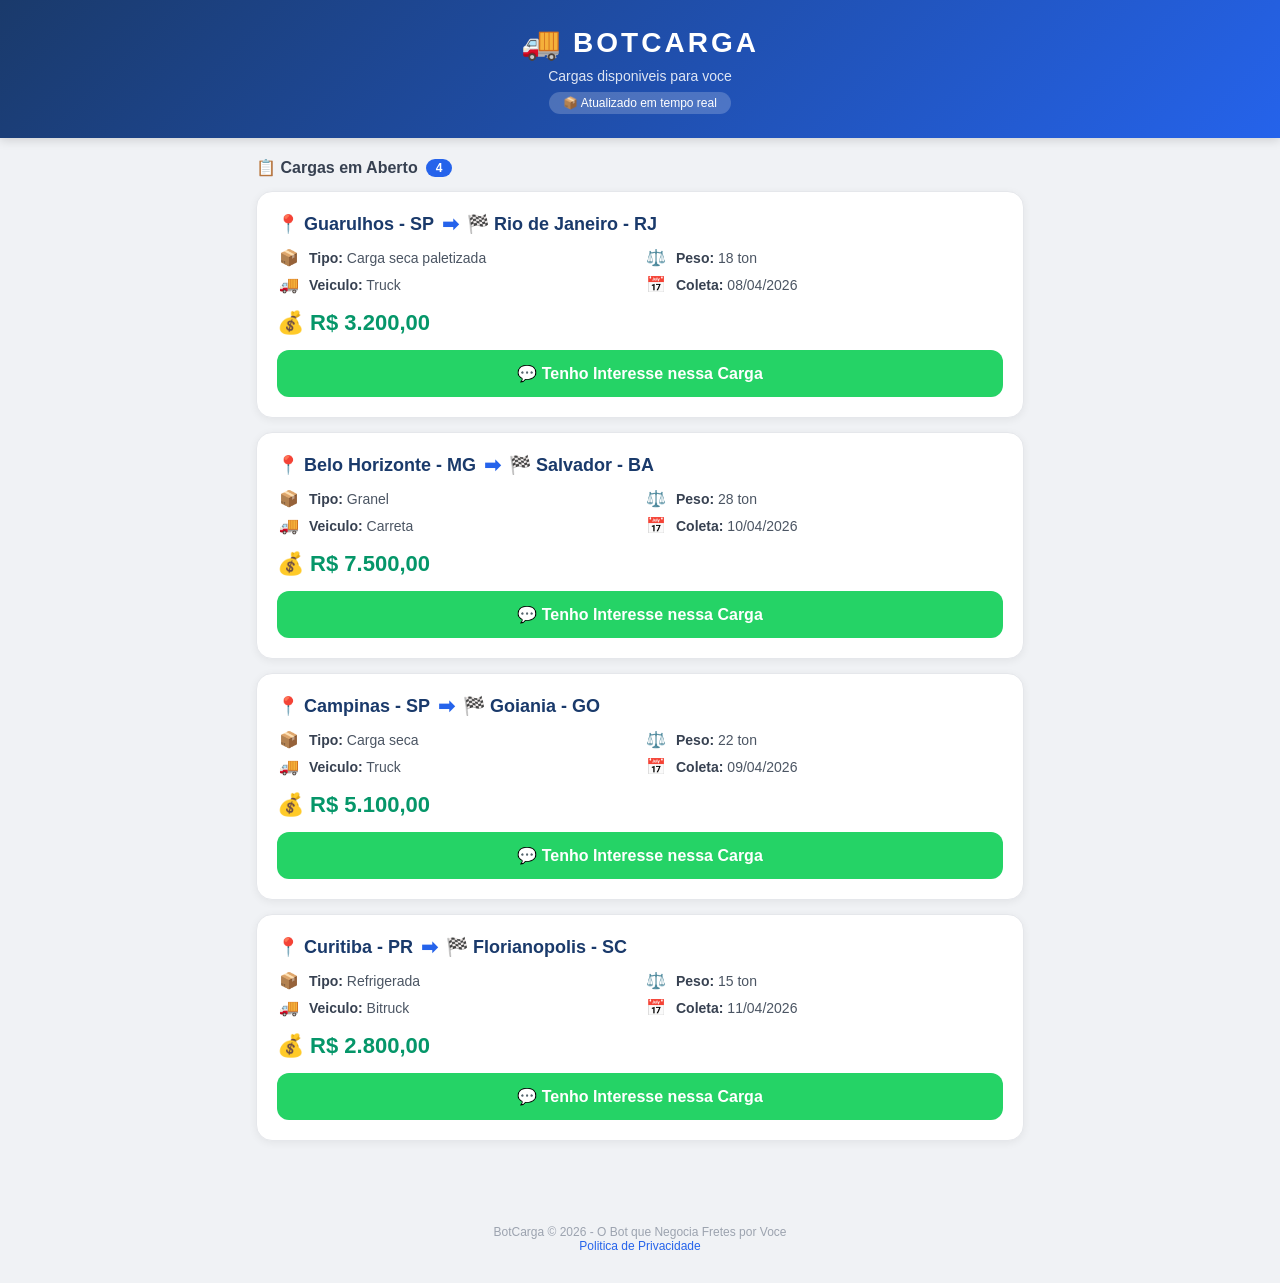
<file: landing/index.html>
<!DOCTYPE html>
<html lang="pt-BR">
<head>
  <meta charset="UTF-8">
  <meta name="viewport" content="width=device-width, initial-scale=1.0">
  <title>BotCarga - Cargas Disponiveis</title>
  <style>
    * { margin: 0; padding: 0; box-sizing: border-box; }
    body {
      font-family: 'Segoe UI', Tahoma, Geneva, Verdana, sans-serif;
      background: #f0f2f5;
      color: #1a1a2e;
      min-height: 100vh;
    }

    .header {
      background: linear-gradient(135deg, #1a3a6b, #2563eb);
      color: white;
      padding: 24px 20px;
      text-align: center;
      position: sticky;
      top: 0;
      z-index: 100;
      box-shadow: 0 2px 10px rgba(0,0,0,0.15);
    }
    .header-logo {
      display: flex;
      align-items: center;
      justify-content: center;
      gap: 12px;
      margin-bottom: 6px;
    }
    .header h1 {
      font-size: 28px;
      font-weight: 900;
      letter-spacing: 3px;
    }
    .header p {
      font-size: 14px;
      opacity: 0.85;
    }
    .header-badge {
      display: inline-block;
      background: rgba(255,255,255,0.2);
      padding: 4px 14px;
      border-radius: 20px;
      font-size: 12px;
      margin-top: 8px;
    }

    .container {
      max-width: 800px;
      margin: 0 auto;
      padding: 20px 16px 40px;
    }

    .section-title {
      font-size: 16px;
      font-weight: 700;
      color: #374151;
      margin-bottom: 14px;
      display: flex;
      align-items: center;
      gap: 8px;
    }
    .section-count {
      background: #2563eb;
      color: white;
      padding: 2px 10px;
      border-radius: 12px;
      font-size: 12px;
    }

    .carga-card {
      background: white;
      border-radius: 16px;
      padding: 20px;
      margin-bottom: 14px;
      box-shadow: 0 2px 8px rgba(0,0,0,0.06);
      border: 1px solid #e5e7eb;
      transition: transform 0.2s, box-shadow 0.2s;
    }
    .carga-card:hover {
      transform: translateY(-2px);
      box-shadow: 0 4px 16px rgba(0,0,0,0.1);
    }

    .carga-rota {
      font-size: 18px;
      font-weight: 800;
      color: #1a3a6b;
      margin-bottom: 12px;
      display: flex;
      align-items: center;
      gap: 8px;
    }
    .carga-rota .arrow {
      color: #2563eb;
      font-size: 20px;
    }

    .carga-info-grid {
      display: grid;
      grid-template-columns: 1fr 1fr;
      gap: 8px;
      margin-bottom: 16px;
    }
    .carga-info-item {
      display: flex;
      align-items: center;
      gap: 8px;
      font-size: 14px;
      color: #4b5563;
    }
    .carga-info-icon {
      font-size: 16px;
      width: 24px;
      text-align: center;
    }
    .carga-info-label {
      font-weight: 600;
      color: #374151;
    }

    .carga-valor {
      font-size: 22px;
      font-weight: 800;
      color: #059669;
      margin-bottom: 14px;
    }

    .btn-interesse {
      display: flex;
      align-items: center;
      justify-content: center;
      gap: 10px;
      width: 100%;
      padding: 14px;
      background: #25d366;
      color: white;
      border: none;
      border-radius: 12px;
      font-size: 16px;
      font-weight: 700;
      cursor: pointer;
      text-decoration: none;
      transition: background 0.2s;
      font-family: inherit;
    }
    .btn-interesse:hover {
      background: #1da851;
    }
    .btn-interesse:active {
      transform: scale(0.98);
    }

    .footer {
      text-align: center;
      padding: 30px 20px;
      color: #9ca3af;
      font-size: 12px;
    }
    .footer a {
      color: #2563eb;
      text-decoration: none;
    }

    .empty-state {
      text-align: center;
      padding: 60px 20px;
      color: #9ca3af;
    }
    .empty-state-icon { font-size: 50px; margin-bottom: 12px; }
    .empty-state p { font-size: 16px; }

    /* Responsivo */
    @media (max-width: 480px) {
      .carga-info-grid { grid-template-columns: 1fr; }
      .carga-rota { font-size: 16px; }
      .carga-valor { font-size: 18px; }
    }
  </style>
</head>
<body>

<div class="header">
  <div class="header-logo">
    <span style="font-size: 32px;">&#x1F69A;</span>
    <h1>BOTCARGA</h1>
  </div>
  <p>Cargas disponiveis para voce</p>
  <div class="header-badge">&#x1F4E6; Atualizado em tempo real</div>
</div>

<div class="container">
  <div class="section-title">
    &#x1F4CB; Cargas em Aberto
    <span class="section-count" id="total-cargas">0</span>
  </div>
  <div id="cargas-lista"></div>
</div>

<div class="footer">
  BotCarga &copy; 2026 - O Bot que Negocia Fretes por Voce<br>
  <a href="#">Politica de Privacidade</a>
</div>

<script>
// =============================================
// CONFIGURACAO - Altere aqui
// =============================================
const CONFIG = {
  // Seu numero do WhatsApp (com codigo do pais, sem +)
  whatsappNumero: '5511977252175',
  // Mensagem padrao (variaveis: {origem}, {destino}, {tipo}, {peso}, {veiculo}, {valor})
  mensagemPadrao: 'Ola! Vi no BotCarga e tenho interesse na carga:\n\n' +
    '📍 Origem: {origem}\n' +
    '🏁 Destino: {destino}\n' +
    '📦 Tipo: {tipo}\n' +
    '⚖️ Peso: {peso}\n' +
    '🚚 Veiculo: {veiculo}\n' +
    '💰 Valor: R$ {valor}\n\n' +
    'Gostaria de mais informacoes!'
};

// =============================================
// CARGAS - Atualize este array com suas cargas
// A extensao BotCarga gera este codigo automaticamente
// =============================================
const CARGAS = [
  // EXEMPLO - substitua pelas suas cargas reais
  {
    id: '1',
    origem: 'Guarulhos - SP',
    destino: 'Rio de Janeiro - RJ',
    tipoCarga: 'Carga seca paletizada',
    peso: '18',
    veiculo: 'Truck',
    valor: '3.200,00',
    dataColeta: '08/04/2026'
  },
  {
    id: '2',
    origem: 'Belo Horizonte - MG',
    destino: 'Salvador - BA',
    tipoCarga: 'Granel',
    peso: '28',
    veiculo: 'Carreta',
    valor: '7.500,00',
    dataColeta: '10/04/2026'
  },
  {
    id: '3',
    origem: 'Campinas - SP',
    destino: 'Goiania - GO',
    tipoCarga: 'Carga seca',
    peso: '22',
    veiculo: 'Truck',
    valor: '5.100,00',
    dataColeta: '09/04/2026'
  },
  {
    id: '4',
    origem: 'Curitiba - PR',
    destino: 'Florianopolis - SC',
    tipoCarga: 'Refrigerada',
    peso: '15',
    veiculo: 'Bitruck',
    valor: '2.800,00',
    dataColeta: '11/04/2026'
  }
];

// =============================================
// RENDER
// =============================================
function gerarLinkWhatsApp(carga) {
  let msg = CONFIG.mensagemPadrao
    .replace('{origem}', carga.origem || '')
    .replace('{destino}', carga.destino || '')
    .replace('{tipo}', carga.tipoCarga || 'Nao informado')
    .replace('{peso}', carga.peso ? carga.peso + ' ton' : 'Nao informado')
    .replace('{veiculo}', carga.veiculo || 'Nao informado')
    .replace('{valor}', carga.valor || 'A combinar');

  return `https://wa.me/${CONFIG.whatsappNumero}?text=${encodeURIComponent(msg)}`;
}

function renderCargas() {
  const container = document.getElementById('cargas-lista');
  const counter = document.getElementById('total-cargas');

  counter.textContent = CARGAS.length;

  if (CARGAS.length === 0) {
    container.innerHTML = `
      <div class="empty-state">
        <div class="empty-state-icon">&#x1F4E6;</div>
        <p>Nenhuma carga disponivel no momento</p>
        <p style="font-size:13px; margin-top:8px;">Volte mais tarde para conferir novas oportunidades</p>
      </div>
    `;
    return;
  }

  container.innerHTML = CARGAS.map(c => `
    <div class="carga-card">
      <div class="carga-rota">
        &#x1F4CD; ${esc(c.origem)} <span class="arrow">&#x27A1;</span> &#x1F3C1; ${esc(c.destino)}
      </div>
      <div class="carga-info-grid">
        ${c.tipoCarga ? `<div class="carga-info-item"><span class="carga-info-icon">&#x1F4E6;</span><span><span class="carga-info-label">Tipo:</span> ${esc(c.tipoCarga)}</span></div>` : ''}
        ${c.peso ? `<div class="carga-info-item"><span class="carga-info-icon">&#x2696;&#xFE0F;</span><span><span class="carga-info-label">Peso:</span> ${esc(c.peso)} ton</span></div>` : ''}
        ${c.veiculo ? `<div class="carga-info-item"><span class="carga-info-icon">&#x1F69A;</span><span><span class="carga-info-label">Veiculo:</span> ${esc(c.veiculo)}</span></div>` : ''}
        ${c.dataColeta ? `<div class="carga-info-item"><span class="carga-info-icon">&#x1F4C5;</span><span><span class="carga-info-label">Coleta:</span> ${esc(c.dataColeta)}</span></div>` : ''}
      </div>
      ${c.valor ? `<div class="carga-valor">&#x1F4B0; R$ ${esc(c.valor)}</div>` : ''}
      <a class="btn-interesse" href="${gerarLinkWhatsApp(c)}" target="_blank">
        &#x1F4AC; Tenho Interesse nessa Carga
      </a>
    </div>
  `).join('');
}

function esc(str) {
  if (!str) return '';
  const d = document.createElement('div');
  d.textContent = str;
  return d.innerHTML;
}

renderCargas();
</script>
</body>
</html>
</file>
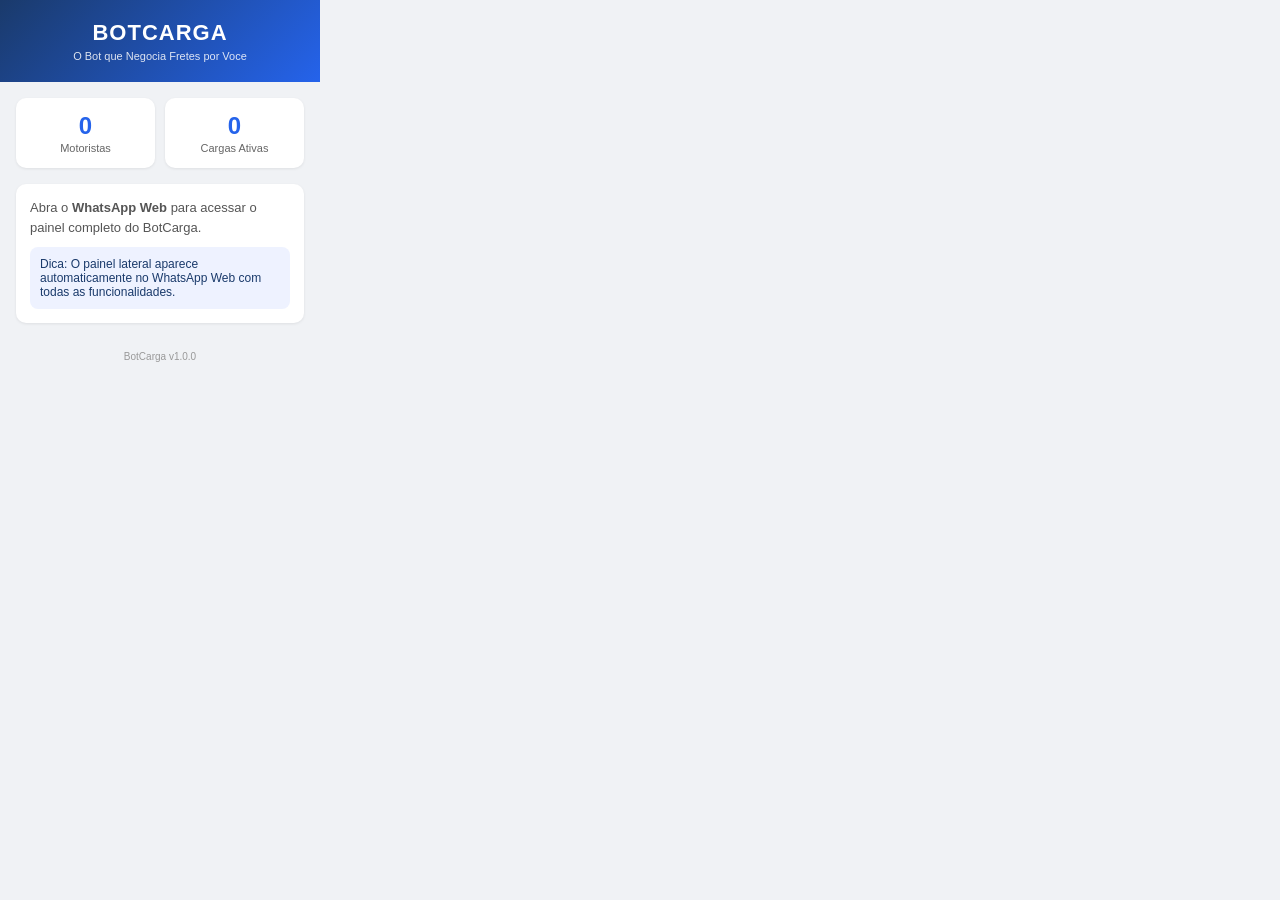
<file: popup.html>
<!DOCTYPE html>
<html lang="pt-BR">
<head>
  <meta charset="UTF-8">
  <style>
    * { margin: 0; padding: 0; box-sizing: border-box; }
    body {
      width: 320px;
      font-family: 'Segoe UI', Tahoma, Geneva, Verdana, sans-serif;
      background: #f0f2f5;
      color: #1a1a2e;
    }
    .header {
      background: linear-gradient(135deg, #1a3a6b, #2563eb);
      color: white;
      padding: 20px;
      text-align: center;
    }
    .header h1 {
      font-size: 22px;
      font-weight: 800;
      letter-spacing: 1px;
    }
    .header p {
      font-size: 11px;
      opacity: 0.85;
      margin-top: 4px;
    }
    .content {
      padding: 16px;
    }
    .stat-grid {
      display: grid;
      grid-template-columns: 1fr 1fr;
      gap: 10px;
      margin-bottom: 16px;
    }
    .stat-card {
      background: white;
      border-radius: 10px;
      padding: 14px;
      text-align: center;
      box-shadow: 0 1px 3px rgba(0,0,0,0.08);
    }
    .stat-card .number {
      font-size: 24px;
      font-weight: 700;
      color: #2563eb;
    }
    .stat-card .label {
      font-size: 11px;
      color: #666;
      margin-top: 2px;
    }
    .info-box {
      background: white;
      border-radius: 10px;
      padding: 14px;
      box-shadow: 0 1px 3px rgba(0,0,0,0.08);
    }
    .info-box p {
      font-size: 13px;
      color: #555;
      line-height: 1.5;
    }
    .info-box .tip {
      margin-top: 10px;
      padding: 10px;
      background: #eef2ff;
      border-radius: 8px;
      font-size: 12px;
      color: #1a3a6b;
    }
    .version {
      text-align: center;
      font-size: 10px;
      color: #999;
      margin-top: 12px;
      padding-bottom: 4px;
    }
  </style>
</head>
<body>
  <div class="header">
    <h1>BOTCARGA</h1>
    <p>O Bot que Negocia Fretes por Voce</p>
  </div>
  <div class="content">
    <div class="stat-grid">
      <div class="stat-card">
        <div class="number" id="totalMotoristas">0</div>
        <div class="label">Motoristas</div>
      </div>
      <div class="stat-card">
        <div class="number" id="totalCargas">0</div>
        <div class="label">Cargas Ativas</div>
      </div>
    </div>
    <div class="info-box">
      <p>Abra o <strong>WhatsApp Web</strong> para acessar o painel completo do BotCarga.</p>
      <div class="tip">
        Dica: O painel lateral aparece automaticamente no WhatsApp Web com todas as funcionalidades.
      </div>
    </div>
  </div>
  <div class="version">BotCarga v1.0.0</div>
  <script src="js/popup.js"></script>
</body>
</html>
</file>
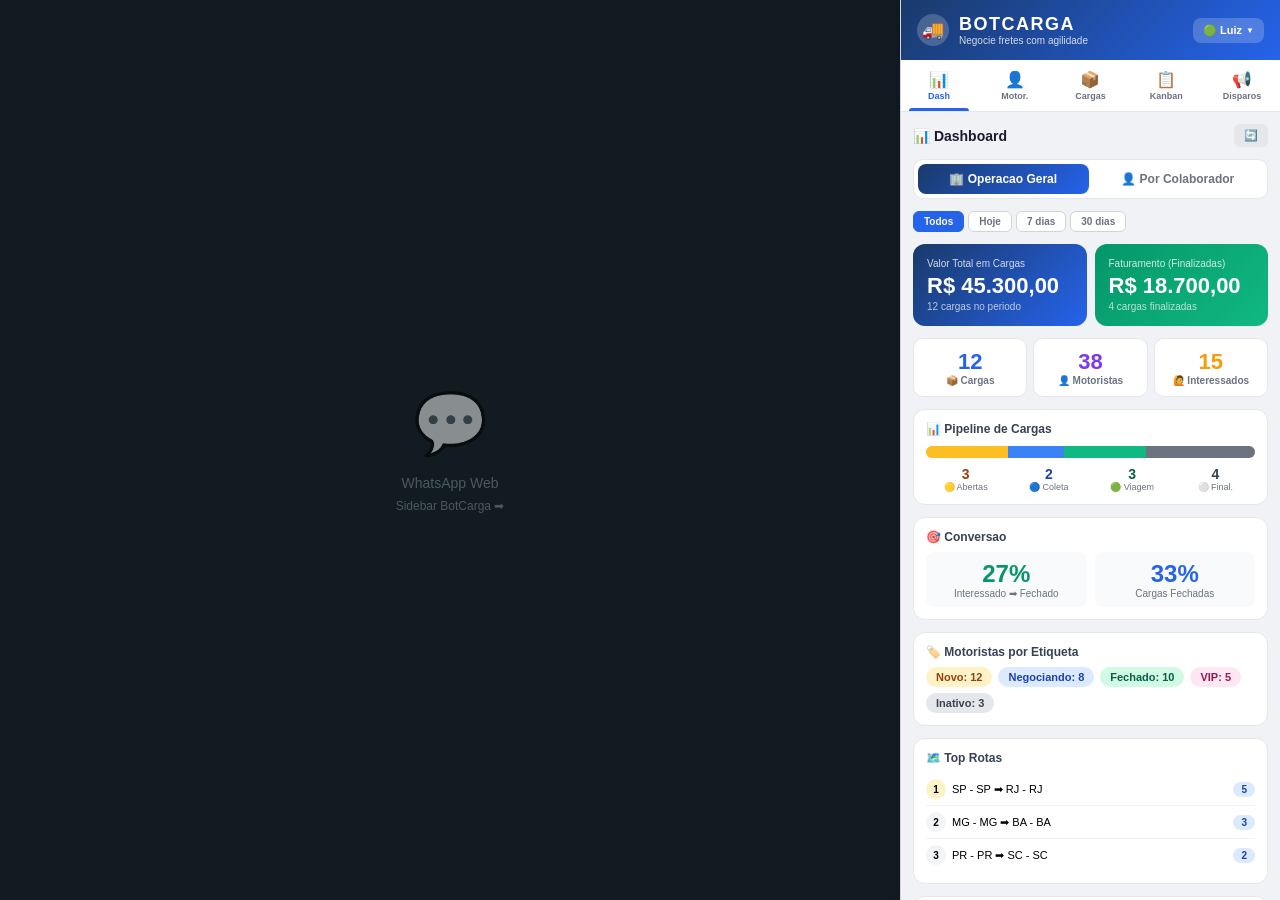
<file: preview.html>
<!DOCTYPE html>
<html lang="pt-BR">
<head>
  <meta charset="UTF-8">
  <meta name="viewport" content="width=device-width, initial-scale=1.0">
  <title>BotCarga - Preview</title>
  <style>
    * { margin: 0; padding: 0; box-sizing: border-box; }
    body { font-family: 'Segoe UI', Tahoma, Geneva, Verdana, sans-serif; background: #111b21; display: flex; height: 100vh; }
    .whatsapp-mock { flex: 1; display: flex; flex-direction: column; align-items: center; justify-content: center; color: #8696a0; font-size: 14px; }
    .whatsapp-mock .logo { font-size: 60px; margin-bottom: 16px; opacity: 0.5; }
    .whatsapp-mock p { opacity: 0.5; }
    #botcarga-sidebar { width: 380px; height: 100vh; background: #f0f2f5; border-left: 1px solid #d1d5db; display: flex; flex-direction: column; box-shadow: -2px 0 10px rgba(0,0,0,0.1); }
    #botcarga-sidebar * { box-sizing: border-box; }
    .bc-header { background: linear-gradient(135deg, #1a3a6b, #2563eb); color: white; padding: 14px 16px; display: flex; align-items: center; flex-shrink: 0; }
    .bc-header-title { display: flex; align-items: center; gap: 10px; }
    .bc-header h2 { font-size: 18px; font-weight: 800; letter-spacing: 1.5px; margin: 0; }
    .bc-header-subtitle { font-size: 10px; opacity: 0.8; }
    .bc-logo-icon { width: 32px; height: 32px; background: rgba(255,255,255,0.2); border-radius: 50%; display: flex; align-items: center; justify-content: center; font-size: 18px; }
    .bc-tabs { display: flex; background: white; border-bottom: 1px solid #e5e7eb; flex-shrink: 0; }
    .bc-tab { flex: 1; padding: 10px 2px; border: none; background: none; cursor: pointer; font-size: 9px; font-weight: 600; color: #6b7280; text-align: center; position: relative; transition: color 0.2s; font-family: inherit; }
    .bc-tab:hover { color: #2563eb; background: #f8fafc; }
    .bc-tab.active { color: #2563eb; }
    .bc-tab.active::after { content: ''; position: absolute; bottom: 0; left: 10%; width: 80%; height: 3px; background: #2563eb; border-radius: 3px 3px 0 0; }
    .bc-tab-icon { display: block; font-size: 16px; margin-bottom: 2px; }
    .bc-content { flex: 1; overflow-y: auto; padding: 12px; }
    .bc-content::-webkit-scrollbar { width: 6px; }
    .bc-content::-webkit-scrollbar-thumb { background: #cbd5e1; border-radius: 3px; }
    .bc-panel { display: none; }
    .bc-panel.active { display: block; }
    .bc-search { position: relative; margin-bottom: 12px; }
    .bc-search input { width: 100%; padding: 10px 12px 10px 36px; border: 1px solid #d1d5db; border-radius: 10px; font-size: 13px; background: white; outline: none; font-family: inherit; }
    .bc-search-icon { position: absolute; left: 12px; top: 50%; transform: translateY(-50%); color: #9ca3af; font-size: 14px; }
    .bc-card { background: white; border-radius: 12px; padding: 14px; margin-bottom: 10px; box-shadow: 0 1px 3px rgba(0,0,0,0.06); border: 1px solid #e5e7eb; transition: box-shadow 0.2s; }
    .bc-card:hover { box-shadow: 0 2px 8px rgba(0,0,0,0.1); }
    .bc-card-header { display: flex; justify-content: space-between; align-items: flex-start; margin-bottom: 8px; }
    .bc-card-name { font-size: 14px; font-weight: 700; color: #1a1a2e; }
    .bc-card-actions { display: flex; gap: 4px; }
    .bc-card-info { display: flex; flex-direction: column; gap: 4px; }
    .bc-card-detail { font-size: 12px; color: #6b7280; display: flex; align-items: center; gap: 6px; }
    .bc-card-detail-icon { font-size: 13px; width: 18px; text-align: center; }
    .bc-status { display: inline-flex; align-items: center; gap: 4px; padding: 3px 10px; border-radius: 20px; font-size: 11px; font-weight: 600; }
    .bc-status.aberta { background: #fef3c7; color: #92400e; }
    .bc-status.coleta { background: #dbeafe; color: #1e40af; }
    .bc-status.viagem { background: #d1fae5; color: #065f46; }
    .bc-status.finalizada { background: #e5e7eb; color: #374151; }
    .bc-btn { border: none; border-radius: 8px; padding: 8px 16px; font-size: 13px; font-weight: 600; cursor: pointer; display: inline-flex; align-items: center; gap: 6px; transition: all 0.2s; font-family: inherit; }
    .bc-btn-primary { background: linear-gradient(135deg, #1a3a6b, #2563eb); color: white; }
    .bc-btn-success { background: #10b981; color: white; }
    .bc-btn-sm { padding: 5px 10px; font-size: 11px; border-radius: 6px; }
    .bc-btn-full { width: 100%; justify-content: center; }
    .bc-btn-icon { width: 28px; height: 28px; padding: 0; display: flex; align-items: center; justify-content: center; border-radius: 6px; border: none; cursor: pointer; font-size: 14px; background: #f3f4f6; color: #6b7280; }
    .bc-btn-icon.send { background: #dcfce7; color: #16a34a; }
    .bc-btn-icon.edit { background: #dbeafe; color: #2563eb; }
    .bc-btn-icon.delete { background: #fee2e2; color: #ef4444; }
    .bc-form { background: white; border-radius: 12px; padding: 16px; margin-bottom: 12px; border: 1px solid #e5e7eb; }
    .bc-form-title { font-size: 14px; font-weight: 700; color: #1a1a2e; margin-bottom: 12px; }
    .bc-form-group { margin-bottom: 10px; }
    .bc-form-group label { display: block; font-size: 12px; font-weight: 600; color: #374151; margin-bottom: 4px; }
    .bc-form-group input, .bc-form-group select, .bc-form-group textarea { width: 100%; padding: 9px 12px; border: 1px solid #d1d5db; border-radius: 8px; font-size: 13px; outline: none; font-family: inherit; }
    .bc-form-row { display: grid; grid-template-columns: 1fr 1fr; gap: 10px; }
    .bc-form-actions { display: flex; gap: 8px; margin-top: 12px; }
    .bc-section { margin-bottom: 16px; }
    .bc-kanban-header { display: flex; align-items: center; justify-content: space-between; margin-bottom: 8px; }
    .bc-kanban-title { font-size: 13px; font-weight: 700; color: #374151; display: flex; align-items: center; gap: 6px; }
    .bc-kanban-count { background: #e5e7eb; color: #374151; padding: 2px 8px; border-radius: 10px; font-size: 11px; font-weight: 600; }
    .bc-status-filters { display: flex; gap: 6px; margin-bottom: 12px; flex-wrap: wrap; }
    .bc-status-filter { padding: 6px 12px; border-radius: 20px; border: 1px solid #d1d5db; background: white; font-size: 11px; font-weight: 600; cursor: pointer; font-family: inherit; display: flex; align-items: center; gap: 4px; }
    .bc-status-filter.active { background: #2563eb; color: white; border-color: #2563eb; }
    .bc-status-filter .count { background: rgba(0,0,0,0.1); padding: 1px 6px; border-radius: 10px; font-size: 10px; }
    .bc-status-filter.active .count { background: rgba(255,255,255,0.3); }
    .bc-cargo-preview { background: #f8fafc; border: 1px dashed #cbd5e1; border-radius: 10px; padding: 12px; margin-top: 8px; font-size: 12px; color: #374151; line-height: 1.6; white-space: pre-line; }
    .bc-cargo-preview-actions { display: flex; gap: 6px; margin-top: 8px; }
    .bc-toast { position: fixed; bottom: 20px; right: 400px; background: #1a1a2e; color: white; padding: 12px 20px; border-radius: 10px; font-size: 13px; z-index: 10002; animation: bcSlideIn 0.3s ease; }
    @keyframes bcSlideIn { from { transform: translateY(20px); opacity: 0; } to { transform: translateY(0); opacity: 1; } }
  </style>
</head>
<body>

<div class="whatsapp-mock">
  <div class="logo">&#x1F4AC;</div>
  <p>WhatsApp Web</p>
  <p style="font-size:12px; margin-top:8px;">Sidebar BotCarga &#x27A1;</p>
</div>

<div id="botcarga-sidebar">
  <div class="bc-header" style="justify-content:space-between;">
    <div class="bc-header-title">
      <div class="bc-logo-icon">&#x1F69A;</div>
      <div>
        <h2>BOTCARGA</h2>
        <div class="bc-header-subtitle">Negocie fretes com agilidade</div>
      </div>
    </div>
    <div id="bc-colab-selector" style="position:relative;">
      <button id="bc-colab-btn" onclick="toggleColabDropdown()" style="
        background:rgba(255,255,255,0.2); border:none; border-radius:8px; padding:6px 10px;
        color:white; font-size:11px; font-weight:600; cursor:pointer; font-family:inherit;
        display:flex; align-items:center; gap:4px; white-space:nowrap;
      ">
        <span id="bc-colab-nome">&#x1F7E2; Luiz</span>
        <span style="font-size:8px;">&#x25BC;</span>
      </button>
      <div id="bc-colab-dropdown" style="
        display:none; position:absolute; top:100%; right:0; margin-top:4px;
        background:white; border-radius:10px; box-shadow:0 4px 20px rgba(0,0,0,0.15);
        min-width:200px; z-index:10003; overflow:hidden;
      ">
        <div style="padding:10px 12px; border-bottom:1px solid #e5e7eb; font-size:11px; font-weight:700; color:#374151;">&#x1F465; Selecionar Colaborador</div>
        <div style="padding:8px 12px; cursor:pointer; display:flex; align-items:center; justify-content:space-between; border-bottom:1px solid #f0f2f5; background:#ecfdf5;">
          <div>
            <div style="font-size:12px; font-weight:600; color:#1a1a2e;">&#x1F7E2; Luiz Souza</div>
            <div style="font-size:10px; color:#6b7280;">Gerente | &#x1F4F1; 5511977252175</div>
          </div>
          <span style="font-size:10px; color:#059669; font-weight:600;">Ativo</span>
        </div>
        <div style="padding:8px 12px; cursor:pointer; display:flex; align-items:center; justify-content:space-between; border-bottom:1px solid #f0f2f5;">
          <div>
            <div style="font-size:12px; font-weight:600; color:#1a1a2e;">&#x26AA; Carlos Silva</div>
            <div style="font-size:10px; color:#6b7280;">Operador | &#x1F4F1; 5521988776655</div>
          </div>
        </div>
        <div style="padding:8px 12px; cursor:pointer; display:flex; align-items:center; justify-content:space-between; border-bottom:1px solid #f0f2f5;">
          <div>
            <div style="font-size:12px; font-weight:600; color:#1a1a2e;">&#x26AA; Ana Oliveira</div>
            <div style="font-size:10px; color:#6b7280;">Supervisor | &#x1F4F1; 5531999887766</div>
          </div>
        </div>
        <div style="padding:8px 12px; border-top:1px solid #e5e7eb;">
          <button class="bc-btn bc-btn-sm bc-btn-primary" style="width:100%; font-size:10px;">&#x2795; Novo Colaborador</button>
        </div>
      </div>
    </div>
  </div>

  <div class="bc-tabs">
    <button class="bc-tab active" data-tab="dashboard"><span class="bc-tab-icon">&#x1F4CA;</span>Dash</button>
    <button class="bc-tab" data-tab="motoristas"><span class="bc-tab-icon">&#x1F464;</span>Motor.</button>
    <button class="bc-tab" data-tab="cargas"><span class="bc-tab-icon">&#x1F4E6;</span>Cargas</button>
    <button class="bc-tab" data-tab="kanban"><span class="bc-tab-icon">&#x1F4CB;</span>Kanban</button>
    <button class="bc-tab" data-tab="disparos"><span class="bc-tab-icon">&#x1F4E2;</span>Disparos</button>
  </div>

  <div class="bc-content">

    <!-- ========== DASHBOARD GERAL ========== -->
    <div class="bc-panel active" id="bc-panel-dashboard">

      <div style="display:flex; align-items:center; justify-content:space-between; margin-bottom:12px;">
        <div style="font-size:14px; font-weight:700; color:#1a1a2e;">&#x1F4CA; Dashboard</div>
        <button class="bc-btn bc-btn-sm" style="background:#e5e7eb; color:#374151;">&#x1F504;</button>
      </div>

      <!-- Toggle -->
      <div style="display:flex; gap:4px; margin-bottom:12px; background:white; border-radius:10px; padding:4px; border:1px solid #e5e7eb;">
        <button class="bc-dash-toggle" data-view="geral" onclick="switchDash('geral')" id="btn-geral" style="flex:1; padding:8px; border:none; border-radius:8px; font-size:12px; font-weight:600; cursor:pointer; font-family:inherit; background:linear-gradient(135deg,#1a3a6b,#2563eb); color:white;">&#x1F3E2; Operacao Geral</button>
        <button class="bc-dash-toggle" data-view="colaborador" onclick="switchDash('colaborador')" id="btn-colab" style="flex:1; padding:8px; border:none; border-radius:8px; font-size:12px; font-weight:600; cursor:pointer; font-family:inherit; background:transparent; color:#6b7280;">&#x1F464; Por Colaborador</button>
      </div>

      <!-- Filtro periodo -->
      <div style="display:flex; gap:4px; margin-bottom:12px;">
        <button class="periodo-btn active" style="padding:4px 10px; border-radius:6px; border:1px solid #2563eb; font-size:10px; font-weight:600; cursor:pointer; background:#2563eb; color:white;">Todos</button>
        <button class="periodo-btn" style="padding:4px 10px; border-radius:6px; border:1px solid #d1d5db; font-size:10px; font-weight:600; cursor:pointer; background:white; color:#6b7280;">Hoje</button>
        <button class="periodo-btn" style="padding:4px 10px; border-radius:6px; border:1px solid #d1d5db; font-size:10px; font-weight:600; cursor:pointer; background:white; color:#6b7280;">7 dias</button>
        <button class="periodo-btn" style="padding:4px 10px; border-radius:6px; border:1px solid #d1d5db; font-size:10px; font-weight:600; cursor:pointer; background:white; color:#6b7280;">30 dias</button>
      </div>

      <!-- CONTEUDO GERAL -->
      <div id="dash-geral">
        <!-- KPIs -->
        <div style="display:grid; grid-template-columns:1fr 1fr; gap:8px; margin-bottom:12px;">
          <div style="background:linear-gradient(135deg,#1a3a6b,#2563eb); border-radius:12px; padding:14px; color:white;">
            <div style="font-size:10px; opacity:0.8;">Valor Total em Cargas</div>
            <div style="font-size:22px; font-weight:800; margin-top:4px;">R$ 45.300,00</div>
            <div style="font-size:10px; opacity:0.7; margin-top:2px;">12 cargas no periodo</div>
          </div>
          <div style="background:linear-gradient(135deg,#059669,#10b981); border-radius:12px; padding:14px; color:white;">
            <div style="font-size:10px; opacity:0.8;">Faturamento (Finalizadas)</div>
            <div style="font-size:22px; font-weight:800; margin-top:4px;">R$ 18.700,00</div>
            <div style="font-size:10px; opacity:0.7; margin-top:2px;">4 cargas finalizadas</div>
          </div>
        </div>

        <!-- Stats -->
        <div style="display:grid; grid-template-columns:1fr 1fr 1fr; gap:6px; margin-bottom:12px;">
          <div style="background:white; border:1px solid #e5e7eb; border-radius:10px; padding:10px; text-align:center;">
            <div style="font-size:22px; font-weight:800; color:#2563eb;">12</div>
            <div style="font-size:10px; color:#6b7280; font-weight:600;">&#x1F4E6; Cargas</div>
          </div>
          <div style="background:white; border:1px solid #e5e7eb; border-radius:10px; padding:10px; text-align:center;">
            <div style="font-size:22px; font-weight:800; color:#7c3aed;">38</div>
            <div style="font-size:10px; color:#6b7280; font-weight:600;">&#x1F464; Motoristas</div>
          </div>
          <div style="background:white; border:1px solid #e5e7eb; border-radius:10px; padding:10px; text-align:center;">
            <div style="font-size:22px; font-weight:800; color:#f59e0b;">15</div>
            <div style="font-size:10px; color:#6b7280; font-weight:600;">&#x1F64B; Interessados</div>
          </div>
        </div>

        <!-- Pipeline Visual -->
        <div style="background:white; border:1px solid #e5e7eb; border-radius:12px; padding:12px; margin-bottom:12px;">
          <div style="font-size:12px; font-weight:700; color:#374151; margin-bottom:10px;">&#x1F4CA; Pipeline de Cargas</div>
          <div style="display:flex; border-radius:6px; overflow:hidden; height:12px; background:#e5e7eb;">
            <div style="width:25%; background:#fbbf24;" title="Abertas: 3"></div>
            <div style="width:17%; background:#3b82f6;" title="Coleta: 2"></div>
            <div style="width:25%; background:#10b981;" title="Viagem: 3"></div>
            <div style="width:33%; background:#6b7280;" title="Finalizadas: 4"></div>
          </div>
          <div style="display:grid; grid-template-columns:1fr 1fr 1fr 1fr; gap:4px; margin-top:8px;">
            <div style="text-align:center;"><div style="font-size:14px; font-weight:700; color:#92400e;">3</div><div style="font-size:9px; color:#6b7280;">&#x1F7E1; Abertas</div></div>
            <div style="text-align:center;"><div style="font-size:14px; font-weight:700; color:#1e40af;">2</div><div style="font-size:9px; color:#6b7280;">&#x1F535; Coleta</div></div>
            <div style="text-align:center;"><div style="font-size:14px; font-weight:700; color:#065f46;">3</div><div style="font-size:9px; color:#6b7280;">&#x1F7E2; Viagem</div></div>
            <div style="text-align:center;"><div style="font-size:14px; font-weight:700; color:#374151;">4</div><div style="font-size:9px; color:#6b7280;">&#x26AA; Final.</div></div>
          </div>
        </div>

        <!-- Conversao -->
        <div style="background:white; border:1px solid #e5e7eb; border-radius:12px; padding:12px; margin-bottom:12px;">
          <div style="font-size:12px; font-weight:700; color:#374151; margin-bottom:8px;">&#x1F3AF; Conversao</div>
          <div style="display:grid; grid-template-columns:1fr 1fr; gap:8px;">
            <div style="text-align:center; padding:8px; background:#f8fafc; border-radius:8px;">
              <div style="font-size:24px; font-weight:800; color:#059669;">27%</div>
              <div style="font-size:10px; color:#6b7280;">Interessado &#x27A1; Fechado</div>
            </div>
            <div style="text-align:center; padding:8px; background:#f8fafc; border-radius:8px;">
              <div style="font-size:24px; font-weight:800; color:#2563eb;">33%</div>
              <div style="font-size:10px; color:#6b7280;">Cargas Fechadas</div>
            </div>
          </div>
        </div>

        <!-- Etiquetas -->
        <div style="background:white; border:1px solid #e5e7eb; border-radius:12px; padding:12px; margin-bottom:12px;">
          <div style="font-size:12px; font-weight:700; color:#374151; margin-bottom:8px;">&#x1F3F7;&#xFE0F; Motoristas por Etiqueta</div>
          <div style="display:flex; flex-wrap:wrap; gap:6px;">
            <span style="background:#fef3c7; color:#92400e; padding:4px 10px; border-radius:12px; font-size:11px; font-weight:600;">Novo: 12</span>
            <span style="background:#dbeafe; color:#1e40af; padding:4px 10px; border-radius:12px; font-size:11px; font-weight:600;">Negociando: 8</span>
            <span style="background:#d1fae5; color:#065f46; padding:4px 10px; border-radius:12px; font-size:11px; font-weight:600;">Fechado: 10</span>
            <span style="background:#fce7f3; color:#9d174d; padding:4px 10px; border-radius:12px; font-size:11px; font-weight:600;">VIP: 5</span>
            <span style="background:#e5e7eb; color:#374151; padding:4px 10px; border-radius:12px; font-size:11px; font-weight:600;">Inativo: 3</span>
          </div>
        </div>

        <!-- Top Rotas -->
        <div style="background:white; border:1px solid #e5e7eb; border-radius:12px; padding:12px; margin-bottom:12px;">
          <div style="font-size:12px; font-weight:700; color:#374151; margin-bottom:8px;">&#x1F5FA;&#xFE0F; Top Rotas</div>
          <div style="display:flex; align-items:center; justify-content:space-between; padding:6px 0; border-bottom:1px solid #f0f2f5;"><div style="display:flex; align-items:center; gap:6px;"><span style="background:#fef3c7; width:20px; height:20px; border-radius:50%; display:flex; align-items:center; justify-content:center; font-size:10px; font-weight:700;">1</span><span style="font-size:11px;">SP - SP &#x27A1; RJ - RJ</span></div><span style="background:#dbeafe; color:#1e40af; padding:2px 8px; border-radius:10px; font-size:10px; font-weight:600;">5</span></div>
          <div style="display:flex; align-items:center; justify-content:space-between; padding:6px 0; border-bottom:1px solid #f0f2f5;"><div style="display:flex; align-items:center; gap:6px;"><span style="background:#f3f4f6; width:20px; height:20px; border-radius:50%; display:flex; align-items:center; justify-content:center; font-size:10px; font-weight:700;">2</span><span style="font-size:11px;">MG - MG &#x27A1; BA - BA</span></div><span style="background:#dbeafe; color:#1e40af; padding:2px 8px; border-radius:10px; font-size:10px; font-weight:600;">3</span></div>
          <div style="display:flex; align-items:center; justify-content:space-between; padding:6px 0;"><div style="display:flex; align-items:center; gap:6px;"><span style="background:#f3f4f6; width:20px; height:20px; border-radius:50%; display:flex; align-items:center; justify-content:center; font-size:10px; font-weight:700;">3</span><span style="font-size:11px;">PR - PR &#x27A1; SC - SC</span></div><span style="background:#dbeafe; color:#1e40af; padding:2px 8px; border-radius:10px; font-size:10px; font-weight:600;">2</span></div>
        </div>

        <!-- Frota -->
        <div style="background:white; border:1px solid #e5e7eb; border-radius:12px; padding:12px; margin-bottom:12px;">
          <div style="font-size:12px; font-weight:700; color:#374151; margin-bottom:8px;">&#x1F69A; Frota por Veiculo</div>
          <div style="margin-bottom:6px;"><div style="display:flex; justify-content:space-between; font-size:11px; margin-bottom:2px;"><span style="color:#374151; font-weight:600;">Carreta</span><span style="color:#6b7280;">14 (37%)</span></div><div style="background:#e5e7eb; border-radius:4px; height:6px;"><div style="background:linear-gradient(90deg,#2563eb,#7c3aed); height:100%; border-radius:4px; width:37%;"></div></div></div>
          <div style="margin-bottom:6px;"><div style="display:flex; justify-content:space-between; font-size:11px; margin-bottom:2px;"><span style="color:#374151; font-weight:600;">Truck</span><span style="color:#6b7280;">10 (26%)</span></div><div style="background:#e5e7eb; border-radius:4px; height:6px;"><div style="background:linear-gradient(90deg,#2563eb,#7c3aed); height:100%; border-radius:4px; width:26%;"></div></div></div>
          <div style="margin-bottom:6px;"><div style="display:flex; justify-content:space-between; font-size:11px; margin-bottom:2px;"><span style="color:#374151; font-weight:600;">Bitruck</span><span style="color:#6b7280;">8 (21%)</span></div><div style="background:#e5e7eb; border-radius:4px; height:6px;"><div style="background:linear-gradient(90deg,#2563eb,#7c3aed); height:100%; border-radius:4px; width:21%;"></div></div></div>
          <div><div style="display:flex; justify-content:space-between; font-size:11px; margin-bottom:2px;"><span style="color:#374151; font-weight:600;">Toco</span><span style="color:#6b7280;">6 (16%)</span></div><div style="background:#e5e7eb; border-radius:4px; height:6px;"><div style="background:linear-gradient(90deg,#2563eb,#7c3aed); height:100%; border-radius:4px; width:16%;"></div></div></div>
        </div>

        <!-- Ranking Colaboradores -->
        <div style="background:white; border:1px solid #e5e7eb; border-radius:12px; padding:12px; margin-bottom:12px;">
          <div style="font-size:12px; font-weight:700; color:#374151; margin-bottom:8px;">&#x1F3C6; Ranking Colaboradores</div>
          <div style="display:flex; align-items:center; justify-content:space-between; padding:8px 0;">
            <div style="display:flex; align-items:center; gap:8px;"><span style="font-size:16px;">&#x1F947;</span><div><div style="font-size:12px; font-weight:600; color:#1a1a2e;">Luiz Souza</div><div style="font-size:10px; color:#6b7280;">5 cargas | 3 fechadas</div></div></div>
            <div style="font-size:13px; font-weight:700; color:#059669;">R$ 12.500,00</div>
          </div>
          <div style="display:flex; align-items:center; justify-content:space-between; padding:8px 0; border-top:1px solid #f0f2f5;">
            <div style="display:flex; align-items:center; gap:8px;"><span style="font-size:16px;">&#x1F948;</span><div><div style="font-size:12px; font-weight:600; color:#1a1a2e;">Maria Silva</div><div style="font-size:10px; color:#6b7280;">4 cargas | 1 fechada</div></div></div>
            <div style="font-size:13px; font-weight:700; color:#059669;">R$ 4.200,00</div>
          </div>
          <div style="display:flex; align-items:center; justify-content:space-between; padding:8px 0; border-top:1px solid #f0f2f5;">
            <div style="display:flex; align-items:center; gap:8px;"><span style="font-size:16px;">&#x1F949;</span><div><div style="font-size:12px; font-weight:600; color:#1a1a2e;">Pedro Santos</div><div style="font-size:10px; color:#6b7280;">3 cargas | 0 fechadas</div></div></div>
            <div style="font-size:13px; font-weight:700; color:#059669;">R$ 0,00</div>
          </div>
        </div>
      </div>

      <!-- CONTEUDO COLABORADOR -->
      <div id="dash-colab" style="display:none;">
        <!-- Seletor equipe -->
        <div style="background:white; border:1px solid #e5e7eb; border-radius:12px; padding:12px; margin-bottom:12px;">
          <div style="display:flex; align-items:center; justify-content:space-between; margin-bottom:8px;">
            <div style="font-size:12px; font-weight:700; color:#374151;">&#x1F465; Equipe</div>
            <button class="bc-btn bc-btn-sm bc-btn-primary" style="font-size:10px; padding:3px 8px;" onclick="showToast('Formulario novo colaborador')">&#x2795; Novo</button>
          </div>
          <div style="display:flex; gap:6px; flex-wrap:wrap;">
            <button onclick="selectColab(this)" class="colab-chip selected" style="padding:6px 12px; border-radius:20px; border:2px solid #2563eb; font-size:11px; font-weight:600; cursor:pointer; background:#2563eb; color:white;">&#x1F464; Luiz Souza</button>
            <button onclick="selectColab(this)" class="colab-chip" style="padding:6px 12px; border-radius:20px; border:2px solid #e5e7eb; font-size:11px; font-weight:600; cursor:pointer; background:white; color:#374151;">&#x1F464; Maria Silva</button>
            <button onclick="selectColab(this)" class="colab-chip" style="padding:6px 12px; border-radius:20px; border:2px solid #e5e7eb; font-size:11px; font-weight:600; cursor:pointer; background:white; color:#374151;">&#x1F464; Pedro Santos</button>
          </div>
        </div>

        <!-- Header colaborador -->
        <div style="background:linear-gradient(135deg,#1a3a6b,#2563eb); border-radius:12px; padding:16px; color:white; margin-bottom:12px;">
          <div style="display:flex; align-items:center; gap:10px; margin-bottom:8px;">
            <div style="width:40px; height:40px; background:rgba(255,255,255,0.2); border-radius:50%; display:flex; align-items:center; justify-content:center; font-size:20px;">&#x1F464;</div>
            <div>
              <div style="font-size:16px; font-weight:800;">Luiz Souza</div>
              <div style="font-size:11px; opacity:0.8;">Gerente | Desde 01/03/2026</div>
            </div>
          </div>
          <div style="display:grid; grid-template-columns:1fr 1fr; gap:8px;">
            <div style="background:rgba(255,255,255,0.15); border-radius:8px; padding:8px; text-align:center;">
              <div style="font-size:18px; font-weight:800;">R$ 12.500</div>
              <div style="font-size:9px; opacity:0.8;">Faturamento</div>
            </div>
            <div style="background:rgba(255,255,255,0.15); border-radius:8px; padding:8px; text-align:center;">
              <div style="font-size:18px; font-weight:800;">3</div>
              <div style="font-size:9px; opacity:0.8;">Cargas Fechadas</div>
            </div>
          </div>
        </div>

        <!-- KPIs individuais -->
        <div style="display:grid; grid-template-columns:1fr 1fr 1fr 1fr; gap:6px; margin-bottom:12px;">
          <div style="background:white; border:1px solid #e5e7eb; border-radius:8px; padding:8px; text-align:center;">
            <div style="font-size:18px; font-weight:700; color:#2563eb;">5</div>
            <div style="font-size:9px; color:#6b7280;">&#x1F4E6; Cargas</div>
          </div>
          <div style="background:white; border:1px solid #e5e7eb; border-radius:8px; padding:8px; text-align:center;">
            <div style="font-size:18px; font-weight:700; color:#7c3aed;">18</div>
            <div style="font-size:9px; color:#6b7280;">&#x1F464; Motoristas</div>
          </div>
          <div style="background:white; border:1px solid #e5e7eb; border-radius:8px; padding:8px; text-align:center;">
            <div style="font-size:18px; font-weight:700; color:#f59e0b;">9</div>
            <div style="font-size:9px; color:#6b7280;">&#x1F64B; Interest.</div>
          </div>
          <div style="background:white; border:1px solid #e5e7eb; border-radius:8px; padding:8px; text-align:center;">
            <div style="font-size:18px; font-weight:700; color:#10b981;">24</div>
            <div style="font-size:9px; color:#6b7280;">&#x1F4E2; Disparos</div>
          </div>
        </div>

        <!-- Pipeline individual -->
        <div style="background:white; border:1px solid #e5e7eb; border-radius:12px; padding:12px; margin-bottom:12px;">
          <div style="font-size:12px; font-weight:700; color:#374151; margin-bottom:8px;">&#x1F4CA; Pipeline Individual</div>
          <div style="display:flex; border-radius:6px; overflow:hidden; height:12px; background:#e5e7eb;">
            <div style="width:20%; background:#fbbf24;"></div>
            <div style="width:20%; background:#3b82f6;"></div>
            <div style="width:0%; background:#10b981;"></div>
            <div style="width:60%; background:#6b7280;"></div>
          </div>
          <div style="display:grid; grid-template-columns:1fr 1fr 1fr 1fr; gap:4px; margin-top:8px;">
            <div style="text-align:center; font-size:10px; color:#6b7280;">&#x1F7E1; 1</div>
            <div style="text-align:center; font-size:10px; color:#6b7280;">&#x1F535; 1</div>
            <div style="text-align:center; font-size:10px; color:#6b7280;">&#x1F7E2; 0</div>
            <div style="text-align:center; font-size:10px; color:#6b7280;">&#x26AA; 3</div>
          </div>
        </div>

        <!-- Ultimas cargas -->
        <div style="background:white; border:1px solid #e5e7eb; border-radius:12px; padding:12px; margin-bottom:12px;">
          <div style="font-size:12px; font-weight:700; color:#374151; margin-bottom:8px;">&#x1F4CB; Ultimas Cargas</div>
          <div style="display:flex; align-items:center; justify-content:space-between; padding:6px 0; border-bottom:1px solid #f0f2f5;">
            <div><div style="font-size:11px; font-weight:600; color:#1a1a2e;">SP - SP &#x27A1; RJ - RJ</div><div style="font-size:10px; color:#059669; font-weight:600;">R$ 4.500,00</div></div>
            <span style="background:#e5e7eb; color:#374151; padding:2px 8px; border-radius:10px; font-size:10px; font-weight:600;">&#x26AA; finalizada</span>
          </div>
          <div style="display:flex; align-items:center; justify-content:space-between; padding:6px 0; border-bottom:1px solid #f0f2f5;">
            <div><div style="font-size:11px; font-weight:600; color:#1a1a2e;">SP - SP &#x27A1; MG - MG</div><div style="font-size:10px; color:#059669; font-weight:600;">R$ 3.800,00</div></div>
            <span style="background:#e5e7eb; color:#374151; padding:2px 8px; border-radius:10px; font-size:10px; font-weight:600;">&#x26AA; finalizada</span>
          </div>
          <div style="display:flex; align-items:center; justify-content:space-between; padding:6px 0; border-bottom:1px solid #f0f2f5;">
            <div><div style="font-size:11px; font-weight:600; color:#1a1a2e;">RJ - RJ &#x27A1; BA - BA</div><div style="font-size:10px; color:#059669; font-weight:600;">R$ 6.200,00</div></div>
            <span style="background:#dbeafe; color:#1e40af; padding:2px 8px; border-radius:10px; font-size:10px; font-weight:600;">&#x1F535; coleta</span>
          </div>
          <div style="display:flex; align-items:center; justify-content:space-between; padding:6px 0;">
            <div><div style="font-size:11px; font-weight:600; color:#1a1a2e;">PR - PR &#x27A1; SC - SC</div><div style="font-size:10px; color:#059669; font-weight:600;">R$ 2.800,00</div></div>
            <span style="background:#fef3c7; color:#92400e; padding:2px 8px; border-radius:10px; font-size:10px; font-weight:600;">&#x1F7E1; aberta</span>
          </div>
        </div>

        <!-- Acoes -->
        <div style="display:flex; gap:6px;">
          <button class="bc-btn bc-btn-sm" style="flex:1; background:#dbeafe; color:#1e40af;" onclick="showToast('Editar colaborador')">&#x270F;&#xFE0F; Editar</button>
          <button class="bc-btn bc-btn-sm" style="flex:1; background:#fee2e2; color:#ef4444;" onclick="showToast('Remover colaborador')">&#x1F5D1;&#xFE0F; Remover</button>
        </div>
      </div>
    </div>

    <!-- ========== ABA MOTORISTAS ========== -->
    <div class="bc-panel" id="bc-panel-motoristas">
      <div class="bc-search"><span class="bc-search-icon">&#x1F50D;</span><input type="text" placeholder="Buscar motorista por nome ou rota..."></div>
      <button class="bc-btn bc-btn-primary bc-btn-full">+ Novo Motorista</button>
      <div style="margin-top:12px;">
        <div class="bc-card"><div class="bc-card-header"><div class="bc-card-name">Carlos Oliveira</div><div class="bc-card-actions"><button class="bc-btn-icon send">&#x1F4AC;</button><button class="bc-btn-icon edit">&#x270F;&#xFE0F;</button><button class="bc-btn-icon delete">&#x1F5D1;&#xFE0F;</button></div></div><span class="bc-status coleta" style="margin-left:4px;font-size:10px;">Negociando</span><div class="bc-card-info"><div class="bc-card-detail"><span class="bc-card-detail-icon">&#x1F4F1;</span>(11) 98765-4321</div><div class="bc-card-detail"><span class="bc-card-detail-icon">&#x1F69A;</span>Carreta - Sider</div><div class="bc-card-detail"><span class="bc-card-detail-icon">&#x1F5FA;&#xFE0F;</span>SP - RJ</div><div class="bc-card-detail"><span class="bc-card-detail-icon">&#x1F30E;</span>Sudeste</div></div></div>
        <div class="bc-card"><div class="bc-card-header"><div class="bc-card-name">Joao Santos</div><div class="bc-card-actions"><button class="bc-btn-icon send">&#x1F4AC;</button><button class="bc-btn-icon edit">&#x270F;&#xFE0F;</button><button class="bc-btn-icon delete">&#x1F5D1;&#xFE0F;</button></div></div><span class="bc-status aberta" style="margin-left:4px;font-size:10px;">Novo</span><div class="bc-card-info"><div class="bc-card-detail"><span class="bc-card-detail-icon">&#x1F4F1;</span>(31) 91234-5678</div><div class="bc-card-detail"><span class="bc-card-detail-icon">&#x1F69A;</span>Truck - Bau</div><div class="bc-card-detail"><span class="bc-card-detail-icon">&#x1F5FA;&#xFE0F;</span>MG - BA</div><div class="bc-card-detail"><span class="bc-card-detail-icon">&#x1F30E;</span>Sudeste</div></div></div>
      </div>
    </div>

    <!-- ========== ABA CARGAS ========== -->
    <div class="bc-panel" id="bc-panel-cargas">
      <!-- Toggle Minhas / Todas -->
      <div style="display:flex; gap:4px; margin-bottom:10px; background:white; border-radius:8px; padding:3px; border:1px solid #e5e7eb;">
        <button style="flex:1; padding:6px; border:none; border-radius:6px; font-size:11px; font-weight:600; cursor:pointer; font-family:inherit; background:#2563eb; color:white;">&#x1F464; Minhas Cargas</button>
        <button style="flex:1; padding:6px; border:none; border-radius:6px; font-size:11px; font-weight:600; cursor:pointer; font-family:inherit; background:transparent; color:#6b7280;">&#x1F3E2; Todas da Operacao</button>
      </div>
      <button class="bc-btn bc-btn-primary bc-btn-full">+ Nova Carga</button>
      <div style="display:flex; gap:6px; margin-top:8px; margin-bottom:12px;">
        <button class="bc-btn bc-btn-success bc-btn-sm" style="flex:1;">&#x1F4C4; Exportar Landing</button>
        <button class="bc-btn bc-btn-sm" style="flex:1; background:#6366f1; color:white;">&#x1F4CB; Copiar HTML</button>
      </div>
      <div class="bc-status-filters">
        <button class="bc-status-filter active">Todas <span class="count">4</span></button>
        <button class="bc-status-filter">&#x1F7E1; Abertas <span class="count">2</span></button>
        <button class="bc-status-filter">&#x1F535; Coleta <span class="count">1</span></button>
        <button class="bc-status-filter">&#x1F7E2; Viagem <span class="count">1</span></button>
      </div>
      <div class="bc-card">
        <div class="bc-card-header"><div><div class="bc-card-name">SP - SP &#x27A1; RJ - RJ</div><div style="display:flex; align-items:center; gap:6px; margin-top:4px;"><span class="bc-status aberta">&#x1F7E1; Aberta</span><button onclick="toggleInteressados('c1')" style="display:inline-flex; align-items:center; gap:4px; padding:3px 10px; border-radius:20px; font-size:11px; font-weight:600; border:none; cursor:pointer; background:#dcfce7; color:#16a34a;">&#x1F64B; 3 interessados</button></div></div><div class="bc-card-actions"><button class="bc-btn-icon" style="background:#dcfce7; color:#16a34a; font-size:12px;">&#x2795;</button><button class="bc-btn-icon edit">&#x270F;&#xFE0F;</button></div></div>
        <div id="interessados-c1" style="display:none;"><div style="background:white; border:1px solid #d1fae5; border-radius:8px; margin:8px 0; overflow:hidden;"><div style="background:#ecfdf5; padding:8px 12px; font-size:12px; font-weight:700; color:#065f46;">&#x1F64B; 3 Interessados</div><div style="padding:8px 12px; border-bottom:1px solid #f0f2f5; display:flex; align-items:center; justify-content:space-between; cursor:pointer;"><div><div style="font-size:13px; font-weight:600;">Carlos Oliveira</div><div style="font-size:11px; color:#6b7280;">&#x1F4F1; (11) 98765-4321 &#x1F69A; Carreta</div></div><button class="bc-btn-icon send" style="width:30px; height:30px;">&#x1F4AC;</button></div><div style="padding:8px 12px; border-bottom:1px solid #f0f2f5; display:flex; align-items:center; justify-content:space-between; cursor:pointer;"><div><div style="font-size:13px; font-weight:600;">Ana Ferreira</div><div style="font-size:11px; color:#6b7280;">&#x1F4F1; (21) 97654-3210 &#x1F69A; Truck</div></div><button class="bc-btn-icon send" style="width:30px; height:30px;">&#x1F4AC;</button></div><div style="padding:8px 12px; display:flex; align-items:center; justify-content:space-between; cursor:pointer;"><div><div style="font-size:13px; font-weight:600;">Roberto Lima</div><div style="font-size:11px; color:#6b7280;">&#x1F4F1; (19) 96543-2109 &#x1F69A; Carreta</div></div><button class="bc-btn-icon send" style="width:30px; height:30px;">&#x1F4AC;</button></div></div></div>
        <div class="bc-card-info"><div class="bc-card-detail"><span class="bc-card-detail-icon">&#x1F4E6;</span>Carga seca</div><div class="bc-card-detail"><span class="bc-card-detail-icon">&#x1F4B0;</span>R$ 4.500,00</div></div>
      </div>
    </div>

    <!-- ========== ABA KANBAN ========== -->
    <div class="bc-panel" id="bc-panel-kanban">
      <div style="font-size:14px; font-weight:700; color:#1a1a2e; margin-bottom:12px; display:flex; align-items:center; gap:8px;">
        &#x1F4CB; Pipeline de Cargas
        <button class="bc-btn bc-btn-sm" style="background:#e5e7eb; color:#374151; margin-left:auto;">&#x1F504; Atualizar</button>
      </div>
      <!-- Toggle Minhas / Todas -->
      <div style="display:flex; gap:4px; margin-bottom:10px; background:white; border-radius:8px; padding:3px; border:1px solid #e5e7eb;">
        <button style="flex:1; padding:6px; border:none; border-radius:6px; font-size:11px; font-weight:600; cursor:pointer; font-family:inherit; background:#2563eb; color:white;">&#x1F464; Minhas</button>
        <button style="flex:1; padding:6px; border:none; border-radius:6px; font-size:11px; font-weight:600; cursor:pointer; font-family:inherit; background:transparent; color:#6b7280;">&#x1F3E2; Todas</button>
      </div>
      <!-- Stats -->
      <div style="display:grid; grid-template-columns:1fr 1fr 1fr 1fr; gap:6px; margin-bottom:12px;">
        <div style="background:white; border:1px solid #e5e7eb; border-radius:10px; padding:10px; text-align:center;"><div style="font-size:20px; font-weight:800; color:#2563eb;">4</div><div style="font-size:10px; color:#6b7280; font-weight:600;">Total</div></div>
        <div style="background:#fef3c7; border:1px solid #fcd34d; border-radius:10px; padding:10px; text-align:center;"><div style="font-size:20px; font-weight:800; color:#92400e;">2</div><div style="font-size:10px; color:#92400e; font-weight:600;">Abertas</div></div>
        <div style="background:#dbeafe; border:1px solid #93c5fd; border-radius:10px; padding:10px; text-align:center;"><div style="font-size:20px; font-weight:800; color:#1e40af;">1</div><div style="font-size:10px; color:#1e40af; font-weight:600;">Andamento</div></div>
        <div style="background:#d1fae5; border:1px solid #6ee7b7; border-radius:10px; padding:10px; text-align:center;"><div style="font-size:20px; font-weight:800; color:#065f46;">1</div><div style="font-size:10px; color:#065f46; font-weight:600;">Finalizadas</div></div>
      </div>
      <div class="bc-section"><div class="bc-kanban-header"><div class="bc-kanban-title">&#x1F7E1; Abertas <span class="bc-kanban-count">2</span></div></div>
        <div class="bc-card" style="border-left:4px solid #92400e; margin-bottom:8px;"><div style="display:flex; justify-content:space-between;"><div class="bc-card-name" style="font-size:13px;">&#x1F4CD; SP &#x27A1; &#x1F3C1; RJ</div><span style="background:#dcfce7; color:#16a34a; padding:2px 8px; border-radius:12px; font-size:10px; font-weight:600;">&#x1F64B; 3</span></div><div style="font-size:16px; font-weight:800; color:#059669; margin:4px 0;">&#x1F4B0; R$ 4.500</div><div style="display:flex; gap:4px; margin-top:6px;"><button class="bc-btn bc-btn-sm bc-btn-primary" style="flex:1;">&#x27A1; Avancar</button><button class="bc-btn bc-btn-sm bc-btn-success" style="flex:1;">&#x1F4AC; Enviar</button></div></div>
      </div>
    </div>

    <!-- ========== ABA DISPAROS ========== -->
    <div class="bc-panel" id="bc-panel-disparos">
      <div style="font-size:14px; font-weight:700; color:#1a1a2e; margin-bottom:12px;">&#x1F4E2; Disparo de Mensagens</div>
      <div class="bc-form" style="padding:12px; margin-bottom:10px;"><div class="bc-form-title">&#x1F4E6; Selecionar Carga</div><select style="width:100%; padding:8px 12px; border:1px solid #d1d5db; border-radius:8px; font-size:13px;"><option>-- Selecione uma carga aberta --</option><option selected>SP &#x27A1; RJ - R$ 4.500</option></select></div>
      <div class="bc-form" style="padding:12px;"><div class="bc-form-title">&#x1F50D; Filtrar Motoristas</div><div class="bc-form-row"><div class="bc-form-group"><label>Veiculo</label><select style="width:100%; padding:6px; border:1px solid #d1d5db; border-radius:6px; font-size:12px;"><option>Todos</option><option selected>Carreta</option></select></div><div class="bc-form-group"><label>Regiao</label><select style="width:100%; padding:6px; border:1px solid #d1d5db; border-radius:6px; font-size:12px;"><option>Todas</option><option selected>Sudeste</option></select></div></div><button class="bc-btn bc-btn-primary bc-btn-sm" style="margin-top:8px; width:100%;">&#x1F50D; Filtrar</button></div>
    </div>

  </div>
</div>

<script>
  // Tab switching
  document.querySelectorAll('.bc-tab').forEach(tab => {
    tab.addEventListener('click', () => {
      document.querySelectorAll('.bc-tab').forEach(t => t.classList.remove('active'));
      tab.classList.add('active');
      document.querySelectorAll('.bc-panel').forEach(p => p.classList.remove('active'));
      document.getElementById('bc-panel-' + tab.dataset.tab).classList.add('active');
    });
  });

  // Colaborador dropdown
  function toggleColabDropdown() {
    const dd = document.getElementById('bc-colab-dropdown');
    dd.style.display = dd.style.display === 'none' ? 'block' : 'none';
  }
  document.addEventListener('click', (e) => {
    if (!e.target.closest('#bc-colab-selector')) {
      document.getElementById('bc-colab-dropdown').style.display = 'none';
    }
  });

  // Dashboard toggle
  function switchDash(view) {
    document.getElementById('dash-geral').style.display = view === 'geral' ? 'block' : 'none';
    document.getElementById('dash-colab').style.display = view === 'colaborador' ? 'block' : 'none';
    document.getElementById('btn-geral').style.background = view === 'geral' ? 'linear-gradient(135deg,#1a3a6b,#2563eb)' : 'transparent';
    document.getElementById('btn-geral').style.color = view === 'geral' ? 'white' : '#6b7280';
    document.getElementById('btn-colab').style.background = view === 'colaborador' ? 'linear-gradient(135deg,#1a3a6b,#2563eb)' : 'transparent';
    document.getElementById('btn-colab').style.color = view === 'colaborador' ? 'white' : '#6b7280';
  }

  // Colab selection
  function selectColab(el) {
    document.querySelectorAll('.colab-chip').forEach(c => {
      c.style.background = 'white'; c.style.color = '#374151'; c.style.borderColor = '#e5e7eb';
      c.classList.remove('selected');
    });
    el.style.background = '#2563eb'; el.style.color = 'white'; el.style.borderColor = '#2563eb';
    el.classList.add('selected');
    showToast('Carregando dados de ' + el.textContent.trim().replace('&#x1F464; ', ''));
  }

  // Toggle interessados
  function toggleInteressados(id) {
    const el = document.getElementById('interessados-' + id);
    if (el) el.style.display = el.style.display === 'none' ? 'block' : 'none';
  }

  // Toast
  function showToast(msg) {
    const existing = document.querySelector('.bc-toast');
    if (existing) existing.remove();
    const toast = document.createElement('div');
    toast.className = 'bc-toast';
    toast.textContent = msg;
    document.body.appendChild(toast);
    setTimeout(() => toast.remove(), 2500);
  }
</script>
</body>
</html>
</file>
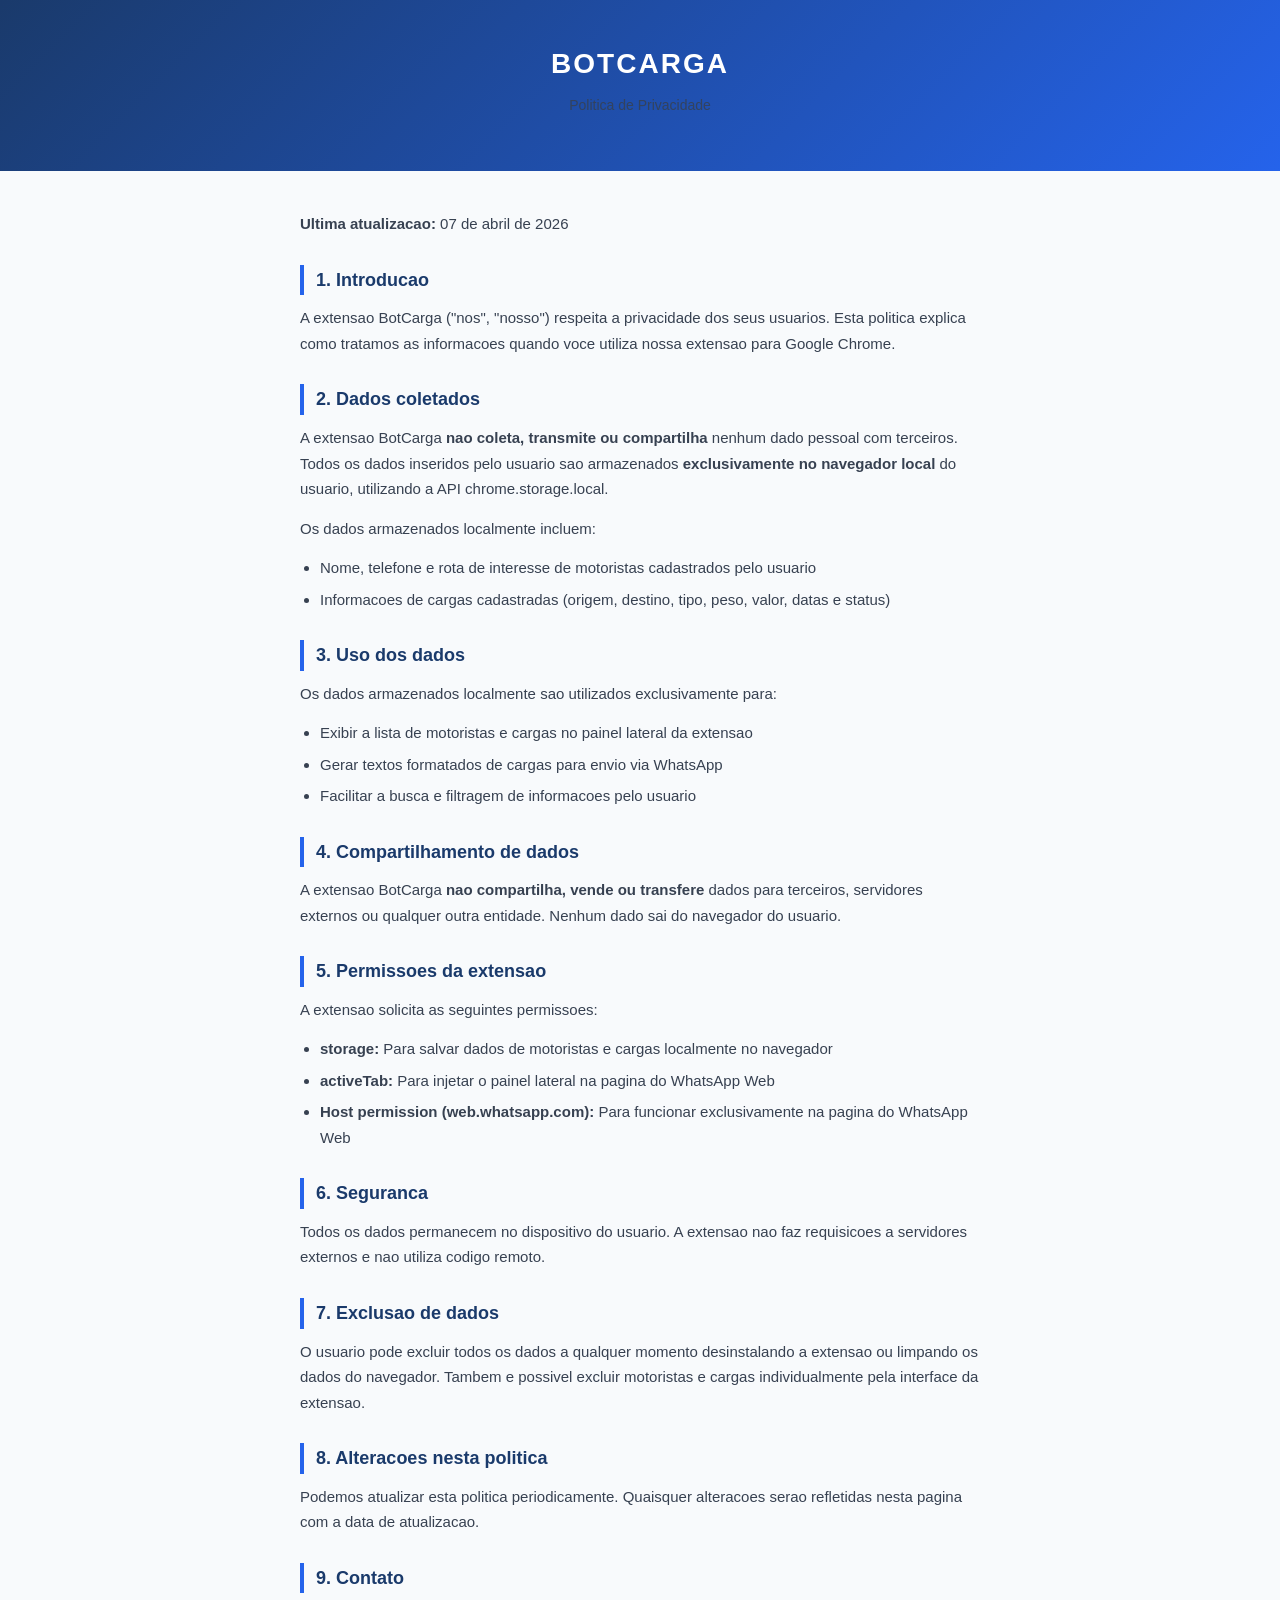
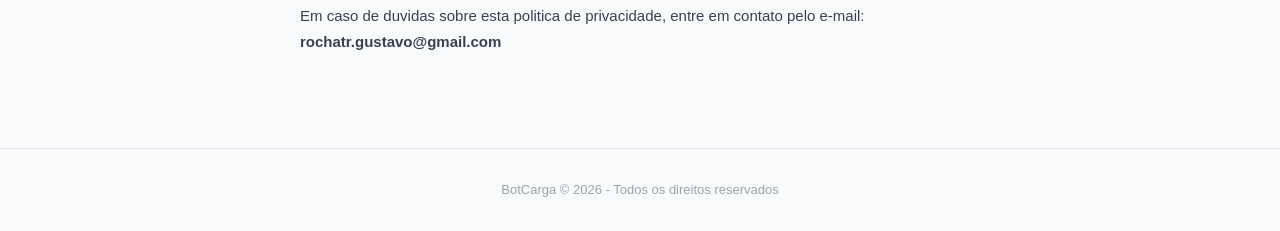
<file: privacy-policy.html>
<!DOCTYPE html>
<html lang="pt-BR">
<head>
  <meta charset="UTF-8">
  <meta name="viewport" content="width=device-width, initial-scale=1.0">
  <title>BotCarga - Politica de Privacidade</title>
  <style>
    * { margin: 0; padding: 0; box-sizing: border-box; }
    body {
      font-family: 'Segoe UI', Tahoma, Geneva, Verdana, sans-serif;
      background: #f8fafc;
      color: #1a1a2e;
      line-height: 1.7;
    }
    .header {
      background: linear-gradient(135deg, #1a3a6b, #2563eb);
      color: white;
      padding: 40px 20px;
      text-align: center;
    }
    .header h1 { font-size: 28px; font-weight: 800; letter-spacing: 2px; }
    .header p { font-size: 14px; opacity: 0.85; margin-top: 6px; }
    .content {
      max-width: 720px;
      margin: 0 auto;
      padding: 40px 20px;
    }
    h2 {
      font-size: 18px;
      color: #1a3a6b;
      margin-top: 28px;
      margin-bottom: 10px;
      border-left: 4px solid #2563eb;
      padding-left: 12px;
    }
    p { margin-bottom: 14px; font-size: 15px; color: #374151; }
    ul { margin-left: 20px; margin-bottom: 14px; }
    li { margin-bottom: 6px; font-size: 15px; color: #374151; }
    .footer {
      text-align: center;
      padding: 30px;
      font-size: 13px;
      color: #9ca3af;
      border-top: 1px solid #e5e7eb;
      margin-top: 40px;
    }
  </style>
</head>
<body>
  <div class="header">
    <h1>BOTCARGA</h1>
    <p>Politica de Privacidade</p>
  </div>
  <div class="content">
    <p><strong>Ultima atualizacao:</strong> 07 de abril de 2026</p>

    <h2>1. Introducao</h2>
    <p>A extensao BotCarga ("nos", "nosso") respeita a privacidade dos seus usuarios. Esta politica explica como tratamos as informacoes quando voce utiliza nossa extensao para Google Chrome.</p>

    <h2>2. Dados coletados</h2>
    <p>A extensao BotCarga <strong>nao coleta, transmite ou compartilha</strong> nenhum dado pessoal com terceiros. Todos os dados inseridos pelo usuario sao armazenados <strong>exclusivamente no navegador local</strong> do usuario, utilizando a API chrome.storage.local.</p>
    <p>Os dados armazenados localmente incluem:</p>
    <ul>
      <li>Nome, telefone e rota de interesse de motoristas cadastrados pelo usuario</li>
      <li>Informacoes de cargas cadastradas (origem, destino, tipo, peso, valor, datas e status)</li>
    </ul>

    <h2>3. Uso dos dados</h2>
    <p>Os dados armazenados localmente sao utilizados exclusivamente para:</p>
    <ul>
      <li>Exibir a lista de motoristas e cargas no painel lateral da extensao</li>
      <li>Gerar textos formatados de cargas para envio via WhatsApp</li>
      <li>Facilitar a busca e filtragem de informacoes pelo usuario</li>
    </ul>

    <h2>4. Compartilhamento de dados</h2>
    <p>A extensao BotCarga <strong>nao compartilha, vende ou transfere</strong> dados para terceiros, servidores externos ou qualquer outra entidade. Nenhum dado sai do navegador do usuario.</p>

    <h2>5. Permissoes da extensao</h2>
    <p>A extensao solicita as seguintes permissoes:</p>
    <ul>
      <li><strong>storage:</strong> Para salvar dados de motoristas e cargas localmente no navegador</li>
      <li><strong>activeTab:</strong> Para injetar o painel lateral na pagina do WhatsApp Web</li>
      <li><strong>Host permission (web.whatsapp.com):</strong> Para funcionar exclusivamente na pagina do WhatsApp Web</li>
    </ul>

    <h2>6. Seguranca</h2>
    <p>Todos os dados permanecem no dispositivo do usuario. A extensao nao faz requisicoes a servidores externos e nao utiliza codigo remoto.</p>

    <h2>7. Exclusao de dados</h2>
    <p>O usuario pode excluir todos os dados a qualquer momento desinstalando a extensao ou limpando os dados do navegador. Tambem e possivel excluir motoristas e cargas individualmente pela interface da extensao.</p>

    <h2>8. Alteracoes nesta politica</h2>
    <p>Podemos atualizar esta politica periodicamente. Quaisquer alteracoes serao refletidas nesta pagina com a data de atualizacao.</p>

    <h2>9. Contato</h2>
    <p>Em caso de duvidas sobre esta politica de privacidade, entre em contato pelo e-mail: <strong>rochatr.gustavo@gmail.com</strong></p>
  </div>
  <div class="footer">
    BotCarga &copy; 2026 - Todos os direitos reservados
  </div>
</body>
</html>
</file>
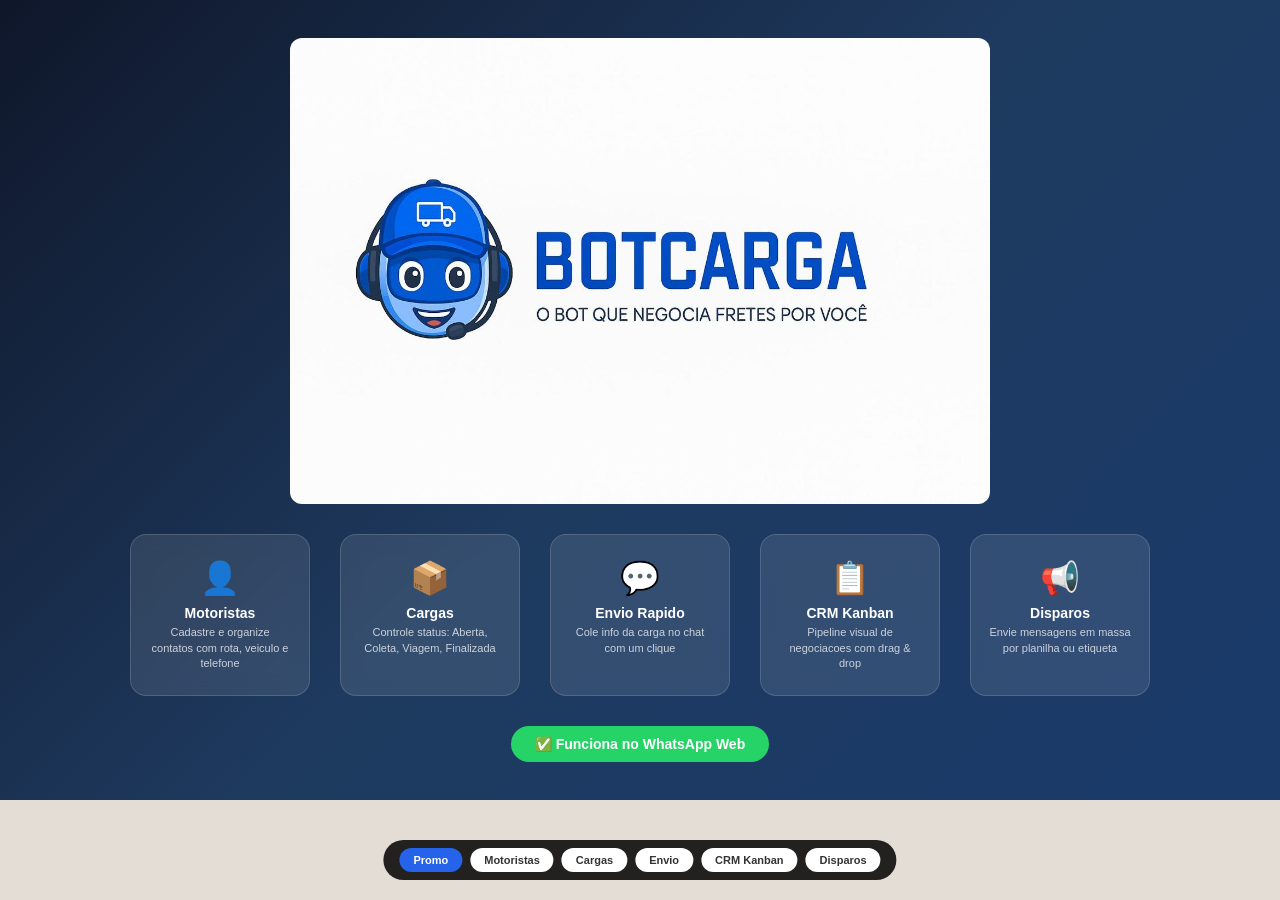
<file: screenshots.html>
<!DOCTYPE html>
<html lang="pt-BR">
<head>
  <meta charset="UTF-8">
  <meta name="viewport" content="width=1280">
  <title>BotCarga - Screenshots</title>
  <style>
    * { margin: 0; padding: 0; box-sizing: border-box; }

    body {
      font-family: 'Segoe UI', Tahoma, Geneva, Verdana, sans-serif;
      background: #e4ddd6;
      overflow: hidden;
      width: 1280px;
      height: 800px;
    }

    /* ===== WHATSAPP WEB SIMULATION ===== */
    .whatsapp-area { flex: 1; display: flex; height: 100%; }

    .wa-sidebar {
      width: 340px; background: white; border-right: 1px solid #e0e0e0;
      display: flex; flex-direction: column;
    }
    .wa-sidebar-header {
      background: #f0f2f5; padding: 12px 16px; display: flex;
      align-items: center; justify-content: space-between; height: 60px;
    }
    .wa-avatar {
      width: 40px; height: 40px; border-radius: 50%; background: #dfe5e7;
      display: flex; align-items: center; justify-content: center;
      font-size: 20px; color: white; flex-shrink: 0;
    }
    .wa-avatar.green { background: #25d366; }
    .wa-avatar.blue { background: #2563eb; }
    .wa-avatar.orange { background: #f59e0b; }
    .wa-avatar.red { background: #ef4444; }
    .wa-avatar.purple { background: #8b5cf6; }
    .wa-avatar.teal { background: #14b8a6; }

    .wa-search { padding: 8px 12px; background: #f0f2f5; }
    .wa-search input {
      width: 100%; padding: 8px 32px; border: none; border-radius: 8px;
      background: white; font-size: 13px; color: #667781; outline: none;
    }
    .wa-contact-list { flex: 1; overflow: hidden; }
    .wa-contact {
      display: flex; align-items: center; padding: 12px 16px;
      gap: 12px; border-bottom: 1px solid #f0f2f5; cursor: pointer;
    }
    .wa-contact.active { background: #f0f2f5; }
    .wa-contact-info { flex: 1; min-width: 0; }
    .wa-contact-name { font-size: 16px; color: #111b21; }
    .wa-contact-msg {
      font-size: 13px; color: #667781; white-space: nowrap;
      overflow: hidden; text-overflow: ellipsis;
    }
    .wa-contact-time { font-size: 12px; color: #667781; align-self: flex-start; margin-top: 2px; }
    .wa-contact-badge {
      background: #25d366; color: white; border-radius: 50%;
      width: 20px; height: 20px; font-size: 11px;
      display: flex; align-items: center; justify-content: center; font-weight: 600;
    }
    /* Labels on contacts */
    .wa-label {
      display: inline-block; padding: 1px 6px; border-radius: 4px;
      font-size: 10px; font-weight: 600; margin-right: 4px;
    }
    .wa-label.novo { background: #dbeafe; color: #1e40af; }
    .wa-label.negociando { background: #fef3c7; color: #92400e; }
    .wa-label.fechado { background: #d1fae5; color: #065f46; }
    .wa-label.vip { background: #f3e8ff; color: #7c3aed; }

    /* Chat area */
    .wa-chat {
      flex: 1; display: flex; flex-direction: column; background: #e4ddd6;
      background-image: url("data:image/svg+xml,%3Csvg width='60' height='60' xmlns='http://www.w3.org/2000/svg'%3E%3Cpath d='M30 5 L35 15 L30 12 L25 15Z' fill='%23d4c9be' opacity='0.3'/%3E%3C/svg%3E");
    }
    .wa-chat-header {
      background: #f0f2f5; padding: 12px 16px; display: flex;
      align-items: center; gap: 12px; height: 60px; border-left: 1px solid #e0e0e0;
    }
    .wa-chat-header-name { font-size: 16px; color: #111b21; }
    .wa-chat-header-status { font-size: 13px; color: #667781; }
    .wa-messages {
      flex: 1; padding: 20px 60px; display: flex; flex-direction: column;
      gap: 4px; justify-content: flex-end;
    }
    .wa-msg {
      max-width: 65%; padding: 8px 12px; border-radius: 8px;
      font-size: 14px; line-height: 1.5;
    }
    .wa-msg.sent { background: #d9fdd3; align-self: flex-end; border-top-right-radius: 0; }
    .wa-msg.received { background: white; align-self: flex-start; border-top-left-radius: 0; }
    .wa-msg-time { font-size: 11px; color: #667781; text-align: right; margin-top: 2px; }
    .wa-msg b { font-weight: 600; }
    .wa-input-area {
      background: #f0f2f5; padding: 8px 16px; display: flex;
      align-items: center; gap: 10px; border-left: 1px solid #e0e0e0;
    }
    .wa-input-box {
      flex: 1; background: white; border-radius: 8px; padding: 10px 16px;
      font-size: 14px; color: #111b21; min-height: 42px;
    }
    .wa-input-icons { display: flex; gap: 12px; font-size: 22px; color: #54656f; }

    /* ===== BOTCARGA SIDEBAR ===== */
    .bc-sidebar {
      width: 380px; background: #f0f2f5; border-left: 1px solid #d1d5db;
      display: flex; flex-direction: column; height: 100%; flex-shrink: 0;
    }
    .bc-header {
      background: linear-gradient(135deg, #1a3a6b, #2563eb); color: white;
      padding: 14px 16px; display: flex; align-items: center; gap: 10px;
    }
    .bc-logo-icon {
      width: 36px; height: 36px; background: rgba(255,255,255,0.2);
      border-radius: 50%; display: flex; align-items: center;
      justify-content: center; font-size: 20px;
    }
    .bc-header h2 { font-size: 18px; font-weight: 800; letter-spacing: 1.5px; }
    .bc-header-sub { font-size: 10px; opacity: 0.8; }
    .bc-tabs { display: flex; background: white; border-bottom: 1px solid #e5e7eb; }
    .bc-tab {
      flex: 1; padding: 10px 4px; border: none; background: none; cursor: pointer;
      font-size: 11px; font-weight: 600; color: #6b7280; text-align: center;
      position: relative; font-family: inherit;
    }
    .bc-tab.active { color: #2563eb; }
    .bc-tab.active::after {
      content: ''; position: absolute; bottom: 0; left: 10%; width: 80%;
      height: 3px; background: #2563eb; border-radius: 3px 3px 0 0;
    }
    .bc-tab-icon { display: block; font-size: 16px; margin-bottom: 2px; }
    .bc-content { flex: 1; overflow-y: auto; padding: 12px; }

    .bc-search-bar { position: relative; margin-bottom: 12px; }
    .bc-search-bar input {
      width: 100%; padding: 10px 12px 10px 36px; border: 1px solid #d1d5db;
      border-radius: 10px; font-size: 13px; background: white; outline: none; font-family: inherit;
    }
    .bc-search-icon { position: absolute; left: 12px; top: 50%; transform: translateY(-50%); color: #9ca3af; }
    .bc-btn-add {
      width: 100%; padding: 10px; background: linear-gradient(135deg, #1a3a6b, #2563eb);
      color: white; border: none; border-radius: 8px; font-size: 13px;
      font-weight: 600; cursor: pointer; font-family: inherit; margin-bottom: 12px;
    }

    /* Cards */
    .bc-card {
      background: white; border-radius: 12px; padding: 14px; margin-bottom: 10px;
      border: 1px solid #e5e7eb; box-shadow: 0 1px 3px rgba(0,0,0,0.06);
    }
    .bc-card-top { display: flex; justify-content: space-between; align-items: flex-start; margin-bottom: 8px; }
    .bc-card-name { font-size: 14px; font-weight: 700; color: #1a1a2e; }
    .bc-card-actions { display: flex; gap: 4px; }
    .bc-btn-icon {
      width: 28px; height: 28px; display: flex; align-items: center;
      justify-content: center; border-radius: 6px; border: none; cursor: pointer; font-size: 13px;
    }
    .bc-btn-icon.send { background: #dcfce7; }
    .bc-btn-icon.edit { background: #dbeafe; }
    .bc-btn-icon.del { background: #fee2e2; }
    .bc-detail { font-size: 12px; color: #6b7280; display: flex; align-items: center; gap: 6px; margin-top: 4px; }
    .bc-detail-icon { width: 18px; text-align: center; font-size: 13px; }

    /* Status badges */
    .bc-status {
      display: inline-flex; align-items: center; gap: 4px; padding: 3px 10px;
      border-radius: 20px; font-size: 11px; font-weight: 600; margin-top: 4px;
    }
    .bc-status.aberta { background: #fef3c7; color: #92400e; }
    .bc-status.coleta { background: #dbeafe; color: #1e40af; }
    .bc-status.viagem { background: #d1fae5; color: #065f46; }
    .bc-status.finalizada { background: #e5e7eb; color: #374151; }

    /* Filters */
    .bc-filters { display: flex; gap: 6px; margin-bottom: 12px; flex-wrap: wrap; }
    .bc-filter {
      padding: 6px 12px; border-radius: 20px; border: 1px solid #d1d5db;
      background: white; font-size: 11px; font-weight: 600; cursor: pointer; font-family: inherit;
    }
    .bc-filter.active { background: #2563eb; color: white; border-color: #2563eb; }
    .bc-filter .count { padding: 1px 6px; border-radius: 10px; font-size: 10px; background: rgba(0,0,0,0.1); }
    .bc-filter.active .count { background: rgba(255,255,255,0.3); }

    .bc-preview {
      background: #f8fafc; border: 1px dashed #cbd5e1; border-radius: 10px;
      padding: 10px; margin-top: 8px; font-size: 11px; color: #374151;
      line-height: 1.6; white-space: pre-line;
    }
    .bc-preview-btns { display: flex; gap: 6px; margin-top: 8px; }
    .bc-btn-sm {
      padding: 5px 10px; border-radius: 6px; border: none; font-size: 11px;
      font-weight: 600; cursor: pointer; font-family: inherit;
    }
    .bc-btn-sm.green { background: #10b981; color: white; }
    .bc-btn-sm.blue { background: linear-gradient(135deg, #1a3a6b, #2563eb); color: white; }
    .bc-btn-sm.gray { background: #e5e7eb; color: #374151; }

    .bc-toggle {
      position: absolute; right: 380px; top: 50%; transform: translateY(-50%);
      width: 28px; height: 70px; background: linear-gradient(135deg, #1a3a6b, #2563eb);
      border: none; border-radius: 8px 0 0 8px; color: white; font-size: 12px;
      display: flex; align-items: center; justify-content: center;
      box-shadow: -2px 0 6px rgba(0,0,0,0.15);
    }

    /* ===== PAGE NAVIGATION ===== */
    .page-nav {
      position: fixed; bottom: 20px; left: 50%; transform: translateX(-50%);
      display: flex; gap: 8px; z-index: 9999; background: rgba(0,0,0,0.85);
      padding: 8px 16px; border-radius: 30px;
    }
    .page-nav button {
      padding: 6px 14px; border: none; border-radius: 20px; font-size: 11px;
      font-weight: 600; cursor: pointer; font-family: inherit; background: white; color: #333;
    }
    .page-nav button.active { background: #2563eb; color: white; }

    .screenshot-page { display: none; width: 1280px; height: 800px; }
    .screenshot-page.active { display: flex; }

    /* Hero/promo page */
    .promo-page {
      background: linear-gradient(135deg, #0f172a, #1e3a5f, #1a3a6b);
      color: white; justify-content: center; align-items: center;
      flex-direction: column; gap: 24px; text-align: center;
    }
    .promo-logo { font-size: 56px; font-weight: 900; letter-spacing: 4px; }
    .promo-sub { font-size: 22px; opacity: 0.8; max-width: 600px; }
    .promo-features { display: flex; gap: 30px; margin-top: 16px; }
    .promo-feature {
      background: rgba(255,255,255,0.1); border-radius: 16px; padding: 24px 18px;
      width: 180px; text-align: center; backdrop-filter: blur(10px);
      border: 1px solid rgba(255,255,255,0.15);
    }
    .promo-feature-icon { font-size: 32px; margin-bottom: 8px; }
    .promo-feature h3 { font-size: 14px; font-weight: 700; margin-bottom: 4px; }
    .promo-feature p { font-size: 11px; opacity: 0.75; line-height: 1.4; }
    .promo-badge {
      padding: 10px 24px; background: #25d366; border-radius: 30px;
      font-size: 14px; font-weight: 600; margin-top: 6px;
    }

    /* ===== KANBAN CRM ===== */
    .kanban-full {
      flex: 1; background: #f0f2f5; display: flex; flex-direction: column; height: 100%;
    }
    .kanban-toolbar {
      background: white; padding: 10px 16px; display: flex; align-items: center;
      justify-content: space-between; border-bottom: 1px solid #e5e7eb;
    }
    .kanban-toolbar-title { font-size: 15px; font-weight: 700; color: #1a1a2e; }
    .kanban-toolbar-actions { display: flex; gap: 8px; }
    .kanban-toolbar-btn {
      padding: 6px 14px; border-radius: 8px; border: 1px solid #d1d5db;
      background: white; font-size: 12px; font-weight: 600; cursor: pointer; font-family: inherit;
    }
    .kanban-toolbar-btn.primary {
      background: linear-gradient(135deg, #1a3a6b, #2563eb); color: white; border: none;
    }
    .kanban-board {
      flex: 1; display: flex; gap: 12px; padding: 12px; overflow-x: auto;
    }
    .kanban-column {
      min-width: 220px; flex: 1; background: white; border-radius: 12px;
      display: flex; flex-direction: column; border: 1px solid #e5e7eb;
    }
    .kanban-col-header {
      padding: 12px 14px; border-bottom: 1px solid #e5e7eb;
      display: flex; align-items: center; justify-content: space-between;
    }
    .kanban-col-title {
      font-size: 13px; font-weight: 700; display: flex; align-items: center; gap: 6px;
    }
    .kanban-col-count {
      background: #e5e7eb; padding: 2px 8px; border-radius: 10px;
      font-size: 11px; font-weight: 600; color: #374151;
    }
    .kanban-col-dot {
      width: 10px; height: 10px; border-radius: 50%;
    }
    .kanban-col-dot.yellow { background: #f59e0b; }
    .kanban-col-dot.blue { background: #2563eb; }
    .kanban-col-dot.green { background: #10b981; }
    .kanban-col-dot.gray { background: #9ca3af; }
    .kanban-col-dot.red { background: #ef4444; }
    .kanban-col-body { flex: 1; padding: 8px; overflow-y: auto; }
    .kanban-card {
      background: #f8fafc; border: 1px solid #e5e7eb; border-radius: 10px;
      padding: 10px 12px; margin-bottom: 8px; cursor: grab;
      transition: box-shadow 0.2s;
    }
    .kanban-card:hover { box-shadow: 0 2px 8px rgba(0,0,0,0.1); }
    .kanban-card-name { font-size: 13px; font-weight: 600; color: #1a1a2e; margin-bottom: 4px; }
    .kanban-card-info { font-size: 11px; color: #6b7280; margin-bottom: 2px; display: flex; align-items: center; gap: 4px; }
    .kanban-card-labels { display: flex; gap: 4px; margin-top: 6px; flex-wrap: wrap; }
    .kanban-label {
      padding: 2px 8px; border-radius: 4px; font-size: 10px; font-weight: 600;
    }
    .kanban-label.rota { background: #dbeafe; color: #1e40af; }
    .kanban-label.veiculo { background: #fef3c7; color: #92400e; }
    .kanban-label.urgente { background: #fee2e2; color: #dc2626; }
    .kanban-label.vip { background: #f3e8ff; color: #7c3aed; }
    .kanban-card-value {
      font-size: 13px; font-weight: 700; color: #059669; margin-top: 6px;
    }
    .kanban-card-route {
      font-size: 12px; font-weight: 600; color: #374151; margin-bottom: 4px;
    }

    /* ===== DISPARO DE MENSAGENS ===== */
    .disparo-panel { padding: 0; display: flex; flex-direction: column; height: 100%; }
    .disparo-tabs {
      display: flex; background: #f8fafc; border-bottom: 1px solid #e5e7eb; padding: 0 12px;
    }
    .disparo-tab {
      padding: 10px 16px; font-size: 12px; font-weight: 600; color: #6b7280;
      cursor: pointer; border-bottom: 2px solid transparent; font-family: inherit;
    }
    .disparo-tab.active { color: #2563eb; border-bottom-color: #2563eb; }
    .disparo-content { flex: 1; padding: 12px; overflow-y: auto; }

    .disparo-option {
      background: white; border: 1px solid #e5e7eb; border-radius: 12px;
      padding: 14px; margin-bottom: 10px; cursor: pointer; transition: all 0.2s;
    }
    .disparo-option:hover { border-color: #2563eb; box-shadow: 0 0 0 3px rgba(37,99,235,0.1); }
    .disparo-option.selected { border-color: #2563eb; background: #eef2ff; }
    .disparo-option-header { display: flex; align-items: center; gap: 10px; margin-bottom: 6px; }
    .disparo-option-icon { font-size: 22px; }
    .disparo-option-title { font-size: 13px; font-weight: 700; color: #1a1a2e; }
    .disparo-option-desc { font-size: 11px; color: #6b7280; line-height: 1.4; }

    /* Etiquetas selecionaveis */
    .etiqueta-grid { display: flex; flex-wrap: wrap; gap: 8px; margin-top: 10px; }
    .etiqueta-item {
      padding: 6px 14px; border-radius: 20px; border: 2px solid #e5e7eb;
      font-size: 12px; font-weight: 600; cursor: pointer; display: flex;
      align-items: center; gap: 6px; transition: all 0.2s;
    }
    .etiqueta-item.selected { border-color: #2563eb; background: #eef2ff; }
    .etiqueta-dot { width: 8px; height: 8px; border-radius: 50%; }

    /* Planilha preview */
    .planilha-preview {
      background: white; border: 1px solid #e5e7eb; border-radius: 10px;
      overflow: hidden; margin-top: 10px;
    }
    .planilha-header {
      background: #f0f2f5; padding: 8px 12px; font-size: 12px; font-weight: 600;
      color: #374151; display: flex; align-items: center; gap: 8px;
    }
    .planilha-table { width: 100%; font-size: 11px; border-collapse: collapse; }
    .planilha-table th {
      background: #f8fafc; padding: 6px 10px; text-align: left;
      font-weight: 600; color: #374151; border-bottom: 1px solid #e5e7eb;
    }
    .planilha-table td {
      padding: 6px 10px; border-bottom: 1px solid #f0f2f5; color: #6b7280;
    }
    .planilha-table tr:hover td { background: #f8fafc; }

    /* Mensagem template */
    .msg-template {
      background: white; border: 1px solid #e5e7eb; border-radius: 10px;
      padding: 12px; margin-top: 10px;
    }
    .msg-template-title { font-size: 12px; font-weight: 700; color: #374151; margin-bottom: 8px; }
    .msg-template-body {
      background: #d9fdd3; border-radius: 8px; padding: 10px 12px;
      font-size: 12px; line-height: 1.6; color: #111b21; white-space: pre-line;
    }
    .msg-template-vars {
      display: flex; gap: 6px; margin-top: 8px; flex-wrap: wrap;
    }
    .msg-var {
      padding: 3px 10px; background: #dbeafe; color: #1e40af;
      border-radius: 6px; font-size: 10px; font-weight: 600;
    }

    .disparo-stats {
      display: grid; grid-template-columns: 1fr 1fr 1fr; gap: 8px; margin-top: 10px;
    }
    .disparo-stat {
      background: white; border: 1px solid #e5e7eb; border-radius: 10px;
      padding: 10px; text-align: center;
    }
    .disparo-stat-num { font-size: 20px; font-weight: 700; color: #2563eb; }
    .disparo-stat-label { font-size: 10px; color: #6b7280; margin-top: 2px; }

    .btn-disparo {
      width: 100%; padding: 12px; background: #25d366; color: white;
      border: none; border-radius: 10px; font-size: 14px; font-weight: 700;
      cursor: pointer; margin-top: 12px; font-family: inherit;
      display: flex; align-items: center; justify-content: center; gap: 8px;
    }
    .btn-disparo:hover { background: #1da851; }

    .progress-bar-bg {
      width: 100%; height: 8px; background: #e5e7eb; border-radius: 4px; margin-top: 10px;
    }
    .progress-bar-fill {
      height: 100%; background: linear-gradient(90deg, #25d366, #10b981);
      border-radius: 4px; width: 65%;
    }
    .progress-label {
      font-size: 11px; color: #6b7280; margin-top: 4px; text-align: center;
    }
  </style>
</head>
<body>

<!-- NAV -->
<div class="page-nav">
  <button class="active" onclick="showPage(0)">Promo</button>
  <button onclick="showPage(1)">Motoristas</button>
  <button onclick="showPage(2)">Cargas</button>
  <button onclick="showPage(3)">Envio</button>
  <button onclick="showPage(4)">CRM Kanban</button>
  <button onclick="showPage(5)">Disparos</button>
</div>

<!-- ===== PAGE 1: PROMO ===== -->
<div class="screenshot-page promo-page active" id="page-0">
  <img src="[data-uri]" style="width: 700px; height: auto; margin-bottom: -10px; border-radius: 12px;">
  <div class="promo-features">
    <div class="promo-feature">
      <div class="promo-feature-icon">&#x1F464;</div>
      <h3>Motoristas</h3>
      <p>Cadastre e organize contatos com rota, veiculo e telefone</p>
    </div>
    <div class="promo-feature">
      <div class="promo-feature-icon">&#x1F4E6;</div>
      <h3>Cargas</h3>
      <p>Controle status: Aberta, Coleta, Viagem, Finalizada</p>
    </div>
    <div class="promo-feature">
      <div class="promo-feature-icon">&#x1F4AC;</div>
      <h3>Envio Rapido</h3>
      <p>Cole info da carga no chat com um clique</p>
    </div>
    <div class="promo-feature">
      <div class="promo-feature-icon">&#x1F4CB;</div>
      <h3>CRM Kanban</h3>
      <p>Pipeline visual de negociacoes com drag & drop</p>
    </div>
    <div class="promo-feature">
      <div class="promo-feature-icon">&#x1F4E2;</div>
      <h3>Disparos</h3>
      <p>Envie mensagens em massa por planilha ou etiqueta</p>
    </div>
  </div>
  <div class="promo-badge">&#x2705; Funciona no WhatsApp Web</div>
</div>

<!-- ===== PAGE 2: MOTORISTAS ===== -->
<div class="screenshot-page" id="page-1">
  <div class="whatsapp-area">
    <div class="wa-sidebar">
      <div class="wa-sidebar-header">
        <div class="wa-avatar green">&#x1F464;</div>
        <div style="display:flex; gap:16px; font-size:22px; color:#54656f;">
          <span>&#x1F465;</span><span>&#x1F4AC;</span><span>&#x22EE;</span>
        </div>
      </div>
      <div class="wa-search"><input type="text" placeholder="Pesquisar ou comecar nova conversa" disabled></div>
      <div class="wa-contact-list">
        <div class="wa-contact active">
          <div class="wa-avatar blue">JC</div>
          <div class="wa-contact-info">
            <div class="wa-contact-name">Jose Carlos - Motorista</div>
            <div class="wa-contact-msg">&#x2705; Carga confirmada SP-RJ</div>
          </div>
          <div style="text-align:right"><div class="wa-contact-time">10:42</div></div>
        </div>
        <div class="wa-contact">
          <div class="wa-avatar orange">MA</div>
          <div class="wa-contact-info">
            <div class="wa-contact-name">Marcos Antonio - Carreta</div>
            <div class="wa-contact-msg">Qual o valor do frete?</div>
          </div>
          <div style="text-align:right"><div class="wa-contact-time">09:15</div><div class="wa-contact-badge">2</div></div>
        </div>
        <div class="wa-contact">
          <div class="wa-avatar red">RS</div>
          <div class="wa-contact-info">
            <div class="wa-contact-name">Roberto Silva - Truck</div>
            <div class="wa-contact-msg">To disponivel semana que vem</div>
          </div>
          <div style="text-align:right"><div class="wa-contact-time">Ontem</div></div>
        </div>
        <div class="wa-contact">
          <div class="wa-avatar purple">FL</div>
          <div class="wa-contact-info">
            <div class="wa-contact-name">Fernando Lima - Bitruck</div>
            <div class="wa-contact-msg">Manda a carga pra MG</div>
          </div>
          <div style="text-align:right"><div class="wa-contact-time">Ontem</div></div>
        </div>
        <div class="wa-contact">
          <div class="wa-avatar green">CP</div>
          <div class="wa-contact-info">
            <div class="wa-contact-name">Carlos Pereira - Carreta LS</div>
            <div class="wa-contact-msg">Fechado! Saio amanha cedo</div>
          </div>
          <div style="text-align:right"><div class="wa-contact-time">Sex</div></div>
        </div>
      </div>
    </div>
    <div class="wa-chat">
      <div class="wa-chat-header">
        <div class="wa-avatar blue">JC</div>
        <div><div class="wa-chat-header-name">Jose Carlos - Motorista</div><div class="wa-chat-header-status">online</div></div>
      </div>
      <div class="wa-messages">
        <div class="wa-msg received">Boa tarde! Tem carga pra SP-RJ?<div class="wa-msg-time">10:30</div></div>
        <div class="wa-msg sent">Opa Jose! Tenho sim, vou te mandar os detalhes<div class="wa-msg-time">10:35 &#x2713;&#x2713;</div></div>
        <div class="wa-msg sent">
          <b>&#x1F69A; CARGA DISPONIVEL &#x1F69A;</b><br><br>
          &#x1F4CD; <b>Origem:</b> Guarulhos - SP<br>
          &#x1F3C1; <b>Destino:</b> Rio de Janeiro - RJ<br>
          &#x1F4E6; <b>Tipo:</b> Carga seca paletizada<br>
          &#x2696;&#xFE0F; <b>Peso:</b> 18 ton<br>
          &#x1F69A; <b>Veiculo:</b> Truck<br>
          &#x1F4B0; <b>Valor:</b> R$ 3.200,00<br>
          &#x1F4C5; <b>Coleta:</b> 08/04/2026
          <div class="wa-msg-time">10:38 &#x2713;&#x2713;</div>
        </div>
        <div class="wa-msg received">Fechado! Pego amanha cedo<div class="wa-msg-time">10:42</div></div>
      </div>
      <div class="wa-input-area">
        <div class="wa-input-icons">&#x1F60A;</div>
        <div class="wa-input-box" style="color:#999;">Mensagem</div>
        <div class="wa-input-icons">&#x1F3A4;</div>
      </div>
    </div>
  </div>
  <div class="bc-toggle">&#x25C0;</div>
  <div class="bc-sidebar">
    <div class="bc-header"><img src="[data-uri]" style="width:36px;height:36px;border-radius:50%;object-fit:cover;"><div><h2>BOTCARGA</h2><div class="bc-header-sub">Negocie fretes com agilidade</div></div></div>
    <div class="bc-tabs">
      <div class="bc-tab active"><span class="bc-tab-icon">&#x1F464;</span>Motoristas</div>
      <div class="bc-tab"><span class="bc-tab-icon">&#x1F4E6;</span>Cargas</div>
      <div class="bc-tab"><span class="bc-tab-icon">&#x1F4CB;</span>Kanban</div>
      <div class="bc-tab"><span class="bc-tab-icon">&#x1F4E2;</span>Disparos</div>
    </div>
    <div class="bc-content">
      <div class="bc-search-bar"><span class="bc-search-icon">&#x1F50D;</span><input type="text" placeholder="Buscar motorista por nome ou rota..." disabled></div>
      <button class="bc-btn-add">+ Novo Motorista</button>
      <div class="bc-card">
        <div class="bc-card-top"><div class="bc-card-name">Jose Carlos Oliveira</div><div class="bc-card-actions"><div class="bc-btn-icon send">&#x1F4AC;</div><div class="bc-btn-icon edit">&#x270F;&#xFE0F;</div><div class="bc-btn-icon del">&#x1F5D1;&#xFE0F;</div></div></div>
        <div class="bc-detail"><span class="bc-detail-icon">&#x1F4F1;</span>(11) 98765-4321</div>
        <div class="bc-detail"><span class="bc-detail-icon">&#x1F69A;</span>Truck</div>
        <div class="bc-detail"><span class="bc-detail-icon">&#x1F5FA;&#xFE0F;</span>SP - RJ, SP - MG</div>
      </div>
      <div class="bc-card">
        <div class="bc-card-top"><div class="bc-card-name">Marcos Antonio Silva</div><div class="bc-card-actions"><div class="bc-btn-icon send">&#x1F4AC;</div><div class="bc-btn-icon edit">&#x270F;&#xFE0F;</div><div class="bc-btn-icon del">&#x1F5D1;&#xFE0F;</div></div></div>
        <div class="bc-detail"><span class="bc-detail-icon">&#x1F4F1;</span>(31) 99876-5432</div>
        <div class="bc-detail"><span class="bc-detail-icon">&#x1F69A;</span>Carreta</div>
        <div class="bc-detail"><span class="bc-detail-icon">&#x1F5FA;&#xFE0F;</span>MG - BA, MG - ES</div>
        <div class="bc-detail"><span class="bc-detail-icon">&#x1F4DD;</span>Prefere cargas de retorno</div>
      </div>
      <div class="bc-card">
        <div class="bc-card-top"><div class="bc-card-name">Roberto Silva Santos</div><div class="bc-card-actions"><div class="bc-btn-icon send">&#x1F4AC;</div><div class="bc-btn-icon edit">&#x270F;&#xFE0F;</div><div class="bc-btn-icon del">&#x1F5D1;&#xFE0F;</div></div></div>
        <div class="bc-detail"><span class="bc-detail-icon">&#x1F4F1;</span>(21) 97654-3210</div>
        <div class="bc-detail"><span class="bc-detail-icon">&#x1F69A;</span>Truck</div>
        <div class="bc-detail"><span class="bc-detail-icon">&#x1F5FA;&#xFE0F;</span>RJ - SP, RJ - ES</div>
      </div>
      <div class="bc-card">
        <div class="bc-card-top"><div class="bc-card-name">Fernando Lima Costa</div><div class="bc-card-actions"><div class="bc-btn-icon send">&#x1F4AC;</div><div class="bc-btn-icon edit">&#x270F;&#xFE0F;</div><div class="bc-btn-icon del">&#x1F5D1;&#xFE0F;</div></div></div>
        <div class="bc-detail"><span class="bc-detail-icon">&#x1F4F1;</span>(41) 96543-2109</div>
        <div class="bc-detail"><span class="bc-detail-icon">&#x1F69A;</span>Bitruck</div>
        <div class="bc-detail"><span class="bc-detail-icon">&#x1F5FA;&#xFE0F;</span>PR - SC, PR - SP</div>
      </div>
    </div>
  </div>
</div>

<!-- ===== PAGE 3: CARGAS ===== -->
<div class="screenshot-page" id="page-2">
  <div class="whatsapp-area">
    <div class="wa-sidebar">
      <div class="wa-sidebar-header"><div class="wa-avatar green">&#x1F464;</div><div style="display:flex; gap:16px; font-size:22px; color:#54656f;"><span>&#x1F465;</span><span>&#x1F4AC;</span><span>&#x22EE;</span></div></div>
      <div class="wa-search"><input type="text" placeholder="Pesquisar ou comecar nova conversa" disabled></div>
      <div class="wa-contact-list">
        <div class="wa-contact"><div class="wa-avatar blue">JC</div><div class="wa-contact-info"><div class="wa-contact-name">Jose Carlos - Motorista</div><div class="wa-contact-msg">&#x2705; Carga confirmada SP-RJ</div></div><div style="text-align:right"><div class="wa-contact-time">10:42</div></div></div>
        <div class="wa-contact"><div class="wa-avatar orange">MA</div><div class="wa-contact-info"><div class="wa-contact-name">Marcos Antonio - Carreta</div><div class="wa-contact-msg">Qual o valor do frete?</div></div><div style="text-align:right"><div class="wa-contact-time">09:15</div><div class="wa-contact-badge">2</div></div></div>
        <div class="wa-contact"><div class="wa-avatar red">RS</div><div class="wa-contact-info"><div class="wa-contact-name">Roberto Silva - Truck</div><div class="wa-contact-msg">To disponivel semana que vem</div></div><div style="text-align:right"><div class="wa-contact-time">Ontem</div></div></div>
        <div class="wa-contact"><div class="wa-avatar purple">FL</div><div class="wa-contact-info"><div class="wa-contact-name">Fernando Lima - Bitruck</div><div class="wa-contact-msg">Manda a carga pra MG</div></div><div style="text-align:right"><div class="wa-contact-time">Ontem</div></div></div>
        <div class="wa-contact"><div class="wa-avatar green">CP</div><div class="wa-contact-info"><div class="wa-contact-name">Carlos Pereira - Carreta LS</div><div class="wa-contact-msg">Fechado! Saio amanha cedo</div></div><div style="text-align:right"><div class="wa-contact-time">Sex</div></div></div>
      </div>
    </div>
    <div class="wa-chat">
      <div class="wa-chat-header"><div class="wa-avatar orange">MA</div><div><div class="wa-chat-header-name">Marcos Antonio - Carreta</div><div class="wa-chat-header-status">visto por ultimo hoje as 09:15</div></div></div>
      <div class="wa-messages">
        <div class="wa-msg sent">Bom dia Marcos! Tenho carga BH-Salvador, interessa?<div class="wa-msg-time">08:50 &#x2713;&#x2713;</div></div>
        <div class="wa-msg received">Bom dia! Qual o valor do frete?<div class="wa-msg-time">09:15</div></div>
      </div>
      <div class="wa-input-area"><div class="wa-input-icons">&#x1F60A;</div><div class="wa-input-box" style="color:#999;">Mensagem</div><div class="wa-input-icons">&#x1F3A4;</div></div>
    </div>
  </div>
  <div class="bc-toggle">&#x25C0;</div>
  <div class="bc-sidebar">
    <div class="bc-header"><img src="[data-uri]" style="width:36px;height:36px;border-radius:50%;object-fit:cover;"><div><h2>BOTCARGA</h2><div class="bc-header-sub">Negocie fretes com agilidade</div></div></div>
    <div class="bc-tabs">
      <div class="bc-tab"><span class="bc-tab-icon">&#x1F464;</span>Motoristas</div>
      <div class="bc-tab active"><span class="bc-tab-icon">&#x1F4E6;</span>Cargas</div>
      <div class="bc-tab"><span class="bc-tab-icon">&#x1F4CB;</span>Kanban</div>
      <div class="bc-tab"><span class="bc-tab-icon">&#x1F4E2;</span>Disparos</div>
    </div>
    <div class="bc-content">
      <button class="bc-btn-add">+ Nova Carga</button>
      <div class="bc-filters">
        <div class="bc-filter active">Todas <span class="count">5</span></div>
        <div class="bc-filter">&#x1F7E1; Abertas <span class="count">2</span></div>
        <div class="bc-filter">&#x1F535; Coleta <span class="count">1</span></div>
        <div class="bc-filter">&#x1F7E2; Viagem <span class="count">1</span></div>
        <div class="bc-filter">&#x26AA; Finalizadas <span class="count">1</span></div>
      </div>
      <div class="bc-card">
        <div class="bc-card-top"><div><div class="bc-card-name">Guarulhos - SP &#x27A1; Rio de Janeiro - RJ</div><span class="bc-status coleta">&#x1F535; Em Coleta</span></div><div class="bc-card-actions"><div class="bc-btn-icon edit">&#x270F;&#xFE0F;</div><div class="bc-btn-icon del">&#x1F5D1;&#xFE0F;</div></div></div>
        <div class="bc-detail"><span class="bc-detail-icon">&#x1F4E6;</span>Carga seca paletizada</div>
        <div class="bc-detail"><span class="bc-detail-icon">&#x2696;&#xFE0F;</span>18 ton</div>
        <div class="bc-detail"><span class="bc-detail-icon">&#x1F69A;</span>Truck</div>
        <div class="bc-detail"><span class="bc-detail-icon">&#x1F4B0;</span>R$ 3.200,00</div>
        <div class="bc-detail"><span class="bc-detail-icon">&#x1F4C5;</span>Coleta: 08/04/2026</div>
      </div>
      <div class="bc-card">
        <div class="bc-card-top"><div><div class="bc-card-name">Belo Horizonte - MG &#x27A1; Salvador - BA</div><span class="bc-status aberta">&#x1F7E1; Aberta</span></div><div class="bc-card-actions"><div class="bc-btn-icon edit">&#x270F;&#xFE0F;</div><div class="bc-btn-icon del">&#x1F5D1;&#xFE0F;</div></div></div>
        <div class="bc-detail"><span class="bc-detail-icon">&#x1F4E6;</span>Granel</div>
        <div class="bc-detail"><span class="bc-detail-icon">&#x2696;&#xFE0F;</span>28 ton</div>
        <div class="bc-detail"><span class="bc-detail-icon">&#x1F69A;</span>Carreta</div>
        <div class="bc-detail"><span class="bc-detail-icon">&#x1F4B0;</span>R$ 7.500,00</div>
        <div class="bc-detail"><span class="bc-detail-icon">&#x1F4C5;</span>Coleta: 10/04/2026</div>
      </div>
      <div class="bc-card">
        <div class="bc-card-top"><div><div class="bc-card-name">Curitiba - PR &#x27A1; Sao Paulo - SP</div><span class="bc-status viagem">&#x1F7E2; Em Viagem</span></div><div class="bc-card-actions"><div class="bc-btn-icon edit">&#x270F;&#xFE0F;</div><div class="bc-btn-icon del">&#x1F5D1;&#xFE0F;</div></div></div>
        <div class="bc-detail"><span class="bc-detail-icon">&#x1F4E6;</span>Refrigerada</div>
        <div class="bc-detail"><span class="bc-detail-icon">&#x2696;&#xFE0F;</span>15 ton</div>
        <div class="bc-detail"><span class="bc-detail-icon">&#x1F69A;</span>Bitruck</div>
        <div class="bc-detail"><span class="bc-detail-icon">&#x1F4B0;</span>R$ 4.800,00</div>
      </div>
    </div>
  </div>
</div>

<!-- ===== PAGE 4: ENVIO RAPIDO ===== -->
<div class="screenshot-page" id="page-3">
  <div class="whatsapp-area">
    <div class="wa-sidebar">
      <div class="wa-sidebar-header"><div class="wa-avatar green">&#x1F464;</div><div style="display:flex; gap:16px; font-size:22px; color:#54656f;"><span>&#x1F465;</span><span>&#x1F4AC;</span><span>&#x22EE;</span></div></div>
      <div class="wa-search"><input type="text" placeholder="Pesquisar ou comecar nova conversa" disabled></div>
      <div class="wa-contact-list">
        <div class="wa-contact active"><div class="wa-avatar orange">MA</div><div class="wa-contact-info"><div class="wa-contact-name">Marcos Antonio - Carreta</div><div class="wa-contact-msg">Qual o valor do frete?</div></div><div style="text-align:right"><div class="wa-contact-time">09:15</div><div class="wa-contact-badge">2</div></div></div>
        <div class="wa-contact"><div class="wa-avatar blue">JC</div><div class="wa-contact-info"><div class="wa-contact-name">Jose Carlos - Motorista</div><div class="wa-contact-msg">&#x2705; Carga confirmada SP-RJ</div></div><div style="text-align:right"><div class="wa-contact-time">10:42</div></div></div>
        <div class="wa-contact"><div class="wa-avatar red">RS</div><div class="wa-contact-info"><div class="wa-contact-name">Roberto Silva - Truck</div><div class="wa-contact-msg">To disponivel semana que vem</div></div><div style="text-align:right"><div class="wa-contact-time">Ontem</div></div></div>
        <div class="wa-contact"><div class="wa-avatar purple">FL</div><div class="wa-contact-info"><div class="wa-contact-name">Fernando Lima - Bitruck</div><div class="wa-contact-msg">Manda a carga pra MG</div></div><div style="text-align:right"><div class="wa-contact-time">Ontem</div></div></div>
      </div>
    </div>
    <div class="wa-chat">
      <div class="wa-chat-header"><div class="wa-avatar orange">MA</div><div><div class="wa-chat-header-name">Marcos Antonio - Carreta</div><div class="wa-chat-header-status">online</div></div></div>
      <div class="wa-messages">
        <div class="wa-msg sent">Bom dia Marcos! Tenho carga BH-Salvador, interessa?<div class="wa-msg-time">08:50 &#x2713;&#x2713;</div></div>
        <div class="wa-msg received">Bom dia! Qual o valor do frete?<div class="wa-msg-time">09:15</div></div>
        <div class="wa-msg sent">
          <b>&#x1F69A; CARGA DISPONIVEL &#x1F69A;</b><br><br>
          &#x1F4CD; <b>Origem:</b> Belo Horizonte - MG<br>
          &#x1F3C1; <b>Destino:</b> Salvador - BA<br>
          &#x1F4E6; <b>Tipo:</b> Granel<br>
          &#x2696;&#xFE0F; <b>Peso:</b> 28 ton<br>
          &#x1F69A; <b>Veiculo:</b> Carreta<br>
          &#x1F4B0; <b>Valor:</b> R$ 7.500,00<br>
          &#x1F4C5; <b>Coleta:</b> 10/04/2026<br><br>
          <i>Interessado? Responda esta mensagem!</i>
          <div class="wa-msg-time">09:20 &#x2713;&#x2713;</div>
        </div>
      </div>
      <div class="wa-input-area"><div class="wa-input-icons">&#x1F60A;</div><div class="wa-input-box" style="color: #111b21; position: relative;"><span style="position:absolute; top:-2px; right:8px; background:#25d366; color:white; padding:2px 8px; border-radius:4px; font-size:10px; font-weight:600;">Colado pelo BotCarga &#x2713;</span></div><div class="wa-input-icons">&#x1F3A4;</div></div>
    </div>
  </div>
  <div class="bc-toggle">&#x25C0;</div>
  <div class="bc-sidebar">
    <div class="bc-header"><img src="[data-uri]" style="width:36px;height:36px;border-radius:50%;object-fit:cover;"><div><h2>BOTCARGA</h2><div class="bc-header-sub">Negocie fretes com agilidade</div></div></div>
    <div class="bc-tabs">
      <div class="bc-tab"><span class="bc-tab-icon">&#x1F464;</span>Motoristas</div>
      <div class="bc-tab active"><span class="bc-tab-icon">&#x1F4E6;</span>Cargas</div>
      <div class="bc-tab"><span class="bc-tab-icon">&#x1F4CB;</span>Kanban</div>
      <div class="bc-tab"><span class="bc-tab-icon">&#x1F4E2;</span>Disparos</div>
    </div>
    <div class="bc-content">
      <button class="bc-btn-add">+ Nova Carga</button>
      <div class="bc-filters">
        <div class="bc-filter">Todas <span class="count">5</span></div>
        <div class="bc-filter active">&#x1F7E1; Abertas <span class="count">2</span></div>
        <div class="bc-filter">&#x1F535; Coleta <span class="count">1</span></div>
        <div class="bc-filter">&#x1F7E2; Viagem <span class="count">1</span></div>
        <div class="bc-filter">&#x26AA; Finalizadas <span class="count">1</span></div>
      </div>
      <div class="bc-card" style="border: 2px solid #2563eb; box-shadow: 0 0 12px rgba(37,99,235,0.2);">
        <div class="bc-card-top"><div><div class="bc-card-name">Belo Horizonte - MG &#x27A1; Salvador - BA</div><span class="bc-status aberta">&#x1F7E1; Aberta</span></div><div class="bc-card-actions"><div class="bc-btn-icon edit">&#x270F;&#xFE0F;</div><div class="bc-btn-icon del">&#x1F5D1;&#xFE0F;</div></div></div>
        <div class="bc-detail"><span class="bc-detail-icon">&#x1F4E6;</span>Granel</div>
        <div class="bc-detail"><span class="bc-detail-icon">&#x2696;&#xFE0F;</span>28 ton</div>
        <div class="bc-detail"><span class="bc-detail-icon">&#x1F69A;</span>Carreta</div>
        <div class="bc-detail"><span class="bc-detail-icon">&#x1F4B0;</span>R$ 7.500,00</div>
        <div class="bc-detail"><span class="bc-detail-icon">&#x1F4C5;</span>Coleta: 10/04/2026</div>
        <div class="bc-preview">&#x1F69A; *CARGA DISPONIVEL* &#x1F69A;

&#x1F4CD; *Origem:* Belo Horizonte - MG
&#x1F3C1; *Destino:* Salvador - BA
&#x1F4E6; *Tipo:* Granel
&#x2696;&#xFE0F; *Peso:* 28 ton
&#x1F69A; *Veiculo:* Carreta
&#x1F4B0; *Valor:* R$ 7.500,00
&#x1F4C5; *Coleta:* 10/04/2026

_Interessado? Responda esta mensagem!_</div>
        <div class="bc-preview-btns">
          <div class="bc-btn-sm green">&#x1F4CB; Copiar</div>
          <div class="bc-btn-sm blue" style="box-shadow: 0 0 8px rgba(37,99,235,0.4);">&#x1F4AC; Colar no Chat</div>
          <div class="bc-btn-sm gray">&#x27A1; Avancar Status</div>
        </div>
      </div>
    </div>
  </div>
</div>

<!-- ===== PAGE 5: CRM KANBAN ===== -->
<div class="screenshot-page" id="page-4">
  <div class="whatsapp-area">
    <div class="wa-sidebar">
      <div class="wa-sidebar-header"><div class="wa-avatar green">&#x1F464;</div><div style="display:flex; gap:16px; font-size:22px; color:#54656f;"><span>&#x1F465;</span><span>&#x1F4AC;</span><span>&#x22EE;</span></div></div>
      <div class="wa-search"><input type="text" placeholder="Pesquisar ou comecar nova conversa" disabled></div>
      <div class="wa-contact-list">
        <div class="wa-contact">
          <div class="wa-avatar blue">JC</div>
          <div class="wa-contact-info">
            <div class="wa-contact-name">Jose Carlos <span class="wa-label fechado">Fechado</span></div>
            <div class="wa-contact-msg">&#x2705; Carga confirmada SP-RJ</div>
          </div>
          <div style="text-align:right"><div class="wa-contact-time">10:42</div></div>
        </div>
        <div class="wa-contact active">
          <div class="wa-avatar orange">MA</div>
          <div class="wa-contact-info">
            <div class="wa-contact-name">Marcos Antonio <span class="wa-label negociando">Negociando</span></div>
            <div class="wa-contact-msg">Qual o valor do frete?</div>
          </div>
          <div style="text-align:right"><div class="wa-contact-time">09:15</div><div class="wa-contact-badge">2</div></div>
        </div>
        <div class="wa-contact">
          <div class="wa-avatar red">RS</div>
          <div class="wa-contact-info">
            <div class="wa-contact-name">Roberto Silva <span class="wa-label novo">Novo</span></div>
            <div class="wa-contact-msg">To disponivel semana que vem</div>
          </div>
          <div style="text-align:right"><div class="wa-contact-time">Ontem</div></div>
        </div>
        <div class="wa-contact">
          <div class="wa-avatar purple">FL</div>
          <div class="wa-contact-info">
            <div class="wa-contact-name">Fernando Lima <span class="wa-label vip">VIP</span></div>
            <div class="wa-contact-msg">Manda a carga pra MG</div>
          </div>
          <div style="text-align:right"><div class="wa-contact-time">Ontem</div></div>
        </div>
        <div class="wa-contact">
          <div class="wa-avatar teal">AP</div>
          <div class="wa-contact-info">
            <div class="wa-contact-name">Andre Pinto <span class="wa-label novo">Novo</span></div>
            <div class="wa-contact-msg">Boa tarde, faz SP-GO?</div>
          </div>
          <div style="text-align:right"><div class="wa-contact-time">Seg</div></div>
        </div>
      </div>
    </div>

    <!-- KANBAN FULLSCREEN -->
    <div class="kanban-full">
      <div class="kanban-toolbar">
        <div class="kanban-toolbar-title">&#x1F4CB; CRM Kanban - Pipeline de Negociacoes</div>
        <div class="kanban-toolbar-actions">
          <div class="kanban-toolbar-btn">&#x1F50D; Filtrar</div>
          <div class="kanban-toolbar-btn primary">+ Novo Lead</div>
        </div>
      </div>
      <div class="kanban-board">
        <!-- Coluna: Novo Contato -->
        <div class="kanban-column">
          <div class="kanban-col-header">
            <div class="kanban-col-title"><div class="kanban-col-dot yellow"></div>Novo Contato</div>
            <div class="kanban-col-count">3</div>
          </div>
          <div class="kanban-col-body">
            <div class="kanban-card">
              <div class="kanban-card-name">Roberto Silva</div>
              <div class="kanban-card-info">&#x1F4F1; (21) 97654-3210</div>
              <div class="kanban-card-info">&#x1F69A; Truck</div>
              <div class="kanban-card-labels"><span class="kanban-label rota">RJ - SP</span></div>
            </div>
            <div class="kanban-card">
              <div class="kanban-card-name">Andre Pinto</div>
              <div class="kanban-card-info">&#x1F4F1; (62) 98877-6655</div>
              <div class="kanban-card-info">&#x1F69A; Carreta</div>
              <div class="kanban-card-labels"><span class="kanban-label rota">SP - GO</span></div>
            </div>
            <div class="kanban-card">
              <div class="kanban-card-name">Diego Mendes</div>
              <div class="kanban-card-info">&#x1F4F1; (19) 97766-5544</div>
              <div class="kanban-card-info">&#x1F69A; Bitruck</div>
              <div class="kanban-card-labels"><span class="kanban-label rota">SP - MG</span><span class="kanban-label urgente">Urgente</span></div>
            </div>
          </div>
        </div>

        <!-- Coluna: Negociando -->
        <div class="kanban-column">
          <div class="kanban-col-header">
            <div class="kanban-col-title"><div class="kanban-col-dot blue"></div>Negociando</div>
            <div class="kanban-col-count">2</div>
          </div>
          <div class="kanban-col-body">
            <div class="kanban-card" style="border-left: 3px solid #2563eb;">
              <div class="kanban-card-name">Marcos Antonio</div>
              <div class="kanban-card-route">BH - MG &#x27A1; Salvador - BA</div>
              <div class="kanban-card-info">&#x1F69A; Carreta - 28 ton</div>
              <div class="kanban-card-value">R$ 7.500,00</div>
              <div class="kanban-card-labels"><span class="kanban-label veiculo">Carreta</span><span class="kanban-label vip">VIP</span></div>
            </div>
            <div class="kanban-card" style="border-left: 3px solid #2563eb;">
              <div class="kanban-card-name">Fernando Lima</div>
              <div class="kanban-card-route">Curitiba - PR &#x27A1; SP</div>
              <div class="kanban-card-info">&#x1F69A; Bitruck - 15 ton</div>
              <div class="kanban-card-value">R$ 4.800,00</div>
              <div class="kanban-card-labels"><span class="kanban-label veiculo">Bitruck</span></div>
            </div>
          </div>
        </div>

        <!-- Coluna: Fechado -->
        <div class="kanban-column">
          <div class="kanban-col-header">
            <div class="kanban-col-title"><div class="kanban-col-dot green"></div>Fechado</div>
            <div class="kanban-col-count">2</div>
          </div>
          <div class="kanban-col-body">
            <div class="kanban-card" style="border-left: 3px solid #10b981;">
              <div class="kanban-card-name">Jose Carlos</div>
              <div class="kanban-card-route">Guarulhos - SP &#x27A1; RJ</div>
              <div class="kanban-card-info">&#x1F69A; Truck - 18 ton</div>
              <div class="kanban-card-value">R$ 3.200,00</div>
              <div class="kanban-card-labels"><span class="kanban-label veiculo">Truck</span></div>
            </div>
            <div class="kanban-card" style="border-left: 3px solid #10b981;">
              <div class="kanban-card-name">Carlos Pereira</div>
              <div class="kanban-card-route">SP &#x27A1; Curitiba - PR</div>
              <div class="kanban-card-info">&#x1F69A; Carreta LS - 30 ton</div>
              <div class="kanban-card-value">R$ 6.200,00</div>
              <div class="kanban-card-labels"><span class="kanban-label veiculo">Carreta LS</span></div>
            </div>
          </div>
        </div>

        <!-- Coluna: Perdido -->
        <div class="kanban-column">
          <div class="kanban-col-header">
            <div class="kanban-col-title"><div class="kanban-col-dot red"></div>Perdido</div>
            <div class="kanban-col-count">1</div>
          </div>
          <div class="kanban-col-body">
            <div class="kanban-card" style="border-left: 3px solid #ef4444; opacity: 0.7;">
              <div class="kanban-card-name">Paulo Ribeiro</div>
              <div class="kanban-card-route">SP &#x27A1; Recife - PE</div>
              <div class="kanban-card-info">&#x1F69A; Carreta - 25 ton</div>
              <div class="kanban-card-info" style="color: #ef4444;">&#x274C; Valor abaixo do esperado</div>
            </div>
          </div>
        </div>
      </div>
    </div>
  </div>
</div>

<!-- ===== PAGE 6: DISPARO DE MENSAGENS ===== -->
<div class="screenshot-page" id="page-5">
  <div class="whatsapp-area">
    <div class="wa-sidebar">
      <div class="wa-sidebar-header"><div class="wa-avatar green">&#x1F464;</div><div style="display:flex; gap:16px; font-size:22px; color:#54656f;"><span>&#x1F465;</span><span>&#x1F4AC;</span><span>&#x22EE;</span></div></div>
      <div class="wa-search"><input type="text" placeholder="Pesquisar ou comecar nova conversa" disabled></div>
      <div class="wa-contact-list">
        <div class="wa-contact">
          <div class="wa-avatar blue">JC</div>
          <div class="wa-contact-info">
            <div class="wa-contact-name">Jose Carlos <span class="wa-label fechado">Fechado</span></div>
            <div class="wa-contact-msg">&#x2705; Enviado via BotCarga</div>
          </div>
          <div style="text-align:right"><div class="wa-contact-time">11:02</div></div>
        </div>
        <div class="wa-contact">
          <div class="wa-avatar orange">MA</div>
          <div class="wa-contact-info">
            <div class="wa-contact-name">Marcos Antonio <span class="wa-label negociando">Negociando</span></div>
            <div class="wa-contact-msg">&#x2705; Enviado via BotCarga</div>
          </div>
          <div style="text-align:right"><div class="wa-contact-time">11:01</div></div>
        </div>
        <div class="wa-contact">
          <div class="wa-avatar red">RS</div>
          <div class="wa-contact-info">
            <div class="wa-contact-name">Roberto Silva <span class="wa-label novo">Novo</span></div>
            <div class="wa-contact-msg">&#x23F3; Aguardando envio...</div>
          </div>
          <div style="text-align:right"><div class="wa-contact-time">--:--</div></div>
        </div>
        <div class="wa-contact">
          <div class="wa-avatar purple">FL</div>
          <div class="wa-contact-info">
            <div class="wa-contact-name">Fernando Lima <span class="wa-label vip">VIP</span></div>
            <div class="wa-contact-msg">&#x23F3; Aguardando envio...</div>
          </div>
          <div style="text-align:right"><div class="wa-contact-time">--:--</div></div>
        </div>
        <div class="wa-contact">
          <div class="wa-avatar teal">AP</div>
          <div class="wa-contact-info">
            <div class="wa-contact-name">Andre Pinto <span class="wa-label novo">Novo</span></div>
            <div class="wa-contact-msg">&#x23F3; Aguardando envio...</div>
          </div>
          <div style="text-align:right"><div class="wa-contact-time">--:--</div></div>
        </div>
      </div>
    </div>
    <div class="wa-chat">
      <div class="wa-chat-header"><div class="wa-avatar orange">MA</div><div><div class="wa-chat-header-name">Marcos Antonio - Carreta</div><div class="wa-chat-header-status">online</div></div></div>
      <div class="wa-messages">
        <div class="wa-msg sent">
          <b>&#x1F69A; CARGA DISPONIVEL &#x1F69A;</b><br><br>
          &#x1F4CD; <b>Origem:</b> Campinas - SP<br>
          &#x1F3C1; <b>Destino:</b> Goiania - GO<br>
          &#x1F4E6; <b>Tipo:</b> Carga seca<br>
          &#x2696;&#xFE0F; <b>Peso:</b> 22 ton<br>
          &#x1F69A; <b>Veiculo:</b> Carreta<br>
          &#x1F4B0; <b>Valor:</b> R$ 5.100,00<br>
          &#x1F4C5; <b>Coleta:</b> 09/04/2026<br><br>
          <i>Interessado? Responda esta mensagem!</i>
          <div class="wa-msg-time">11:01 &#x2713;&#x2713;</div>
        </div>
        <div style="text-align:center; padding: 8px;">
          <span style="background:#fef3c7; padding:4px 12px; border-radius:8px; font-size:11px; color:#92400e; font-weight:600;">&#x1F4E2; Disparo em andamento - 2/5 enviados</span>
        </div>
      </div>
      <div class="wa-input-area"><div class="wa-input-icons">&#x1F60A;</div><div class="wa-input-box" style="color:#999;">Mensagem</div><div class="wa-input-icons">&#x1F3A4;</div></div>
    </div>
  </div>
  <div class="bc-toggle">&#x25C0;</div>
  <div class="bc-sidebar">
    <div class="bc-header"><img src="[data-uri]" style="width:36px;height:36px;border-radius:50%;object-fit:cover;"><div><h2>BOTCARGA</h2><div class="bc-header-sub">Negocie fretes com agilidade</div></div></div>
    <div class="bc-tabs">
      <div class="bc-tab"><span class="bc-tab-icon">&#x1F464;</span>Motoristas</div>
      <div class="bc-tab"><span class="bc-tab-icon">&#x1F4E6;</span>Cargas</div>
      <div class="bc-tab"><span class="bc-tab-icon">&#x1F4CB;</span>Kanban</div>
      <div class="bc-tab active"><span class="bc-tab-icon">&#x1F4E2;</span>Disparos</div>
    </div>
    <div class="bc-content">
      <div class="disparo-panel">
        <!-- Sub-tabs de disparo -->
        <div class="disparo-tabs">
          <div class="disparo-tab active">&#x1F3F7;&#xFE0F; Por Etiqueta</div>
          <div class="disparo-tab">&#x1F4CA; Por Planilha</div>
          <div class="disparo-tab">&#x1F464; Por Aba</div>
        </div>
        <div class="disparo-content">
          <!-- Selecionar etiquetas -->
          <div style="font-size:12px; font-weight:700; color:#374151; margin-bottom:8px;">Selecione as etiquetas:</div>
          <div class="etiqueta-grid">
            <div class="etiqueta-item selected"><div class="etiqueta-dot" style="background:#2563eb;"></div>Novo <span style="font-size:10px; color:#6b7280;">(3)</span></div>
            <div class="etiqueta-item selected"><div class="etiqueta-dot" style="background:#f59e0b;"></div>Negociando <span style="font-size:10px; color:#6b7280;">(2)</span></div>
            <div class="etiqueta-item"><div class="etiqueta-dot" style="background:#10b981;"></div>Fechado <span style="font-size:10px; color:#6b7280;">(2)</span></div>
            <div class="etiqueta-item"><div class="etiqueta-dot" style="background:#8b5cf6;"></div>VIP <span style="font-size:10px; color:#6b7280;">(1)</span></div>
            <div class="etiqueta-item"><div class="etiqueta-dot" style="background:#ef4444;"></div>Urgente <span style="font-size:10px; color:#6b7280;">(1)</span></div>
          </div>

          <!-- Stats -->
          <div class="disparo-stats">
            <div class="disparo-stat"><div class="disparo-stat-num">5</div><div class="disparo-stat-label">Destinatarios</div></div>
            <div class="disparo-stat"><div class="disparo-stat-num" style="color:#10b981;">2</div><div class="disparo-stat-label">Enviados</div></div>
            <div class="disparo-stat"><div class="disparo-stat-num" style="color:#f59e0b;">3</div><div class="disparo-stat-label">Pendentes</div></div>
          </div>

          <!-- Progresso -->
          <div class="progress-bar-bg"><div class="progress-bar-fill" style="width:40%;"></div></div>
          <div class="progress-label">2 de 5 enviados (40%)</div>

          <!-- Template da mensagem -->
          <div class="msg-template">
            <div class="msg-template-title">&#x1F4DD; Mensagem do disparo:</div>
            <div class="msg-template-body">&#x1F69A; *CARGA DISPONIVEL* &#x1F69A;

&#x1F4CD; *Origem:* Campinas - SP
&#x1F3C1; *Destino:* Goiania - GO
&#x1F4E6; *Tipo:* Carga seca
&#x1F4B0; *Valor:* R$ 5.100,00

_Interessado? Responda!_</div>
            <div class="msg-template-vars">
              <span class="msg-var">{nome}</span>
              <span class="msg-var">{origem}</span>
              <span class="msg-var">{destino}</span>
              <span class="msg-var">{valor}</span>
            </div>
          </div>

          <button class="btn-disparo">&#x1F4E2; Disparando... 2/5</button>
        </div>
      </div>
    </div>
  </div>
</div>

<script>
  function showPage(index) {
    document.querySelectorAll('.screenshot-page').forEach(p => p.classList.remove('active'));
    document.querySelectorAll('.page-nav button').forEach(b => b.classList.remove('active'));
    document.getElementById('page-' + index).classList.add('active');
    document.querySelectorAll('.page-nav button')[index].classList.add('active');
  }
  document.addEventListener('keydown', (e) => {
    if (e.key === 'h' || e.key === 'H') {
      const nav = document.querySelector('.page-nav');
      nav.style.display = nav.style.display === 'none' ? 'flex' : 'none';
    }
  });
</script>
</body>
</html>
</file>
